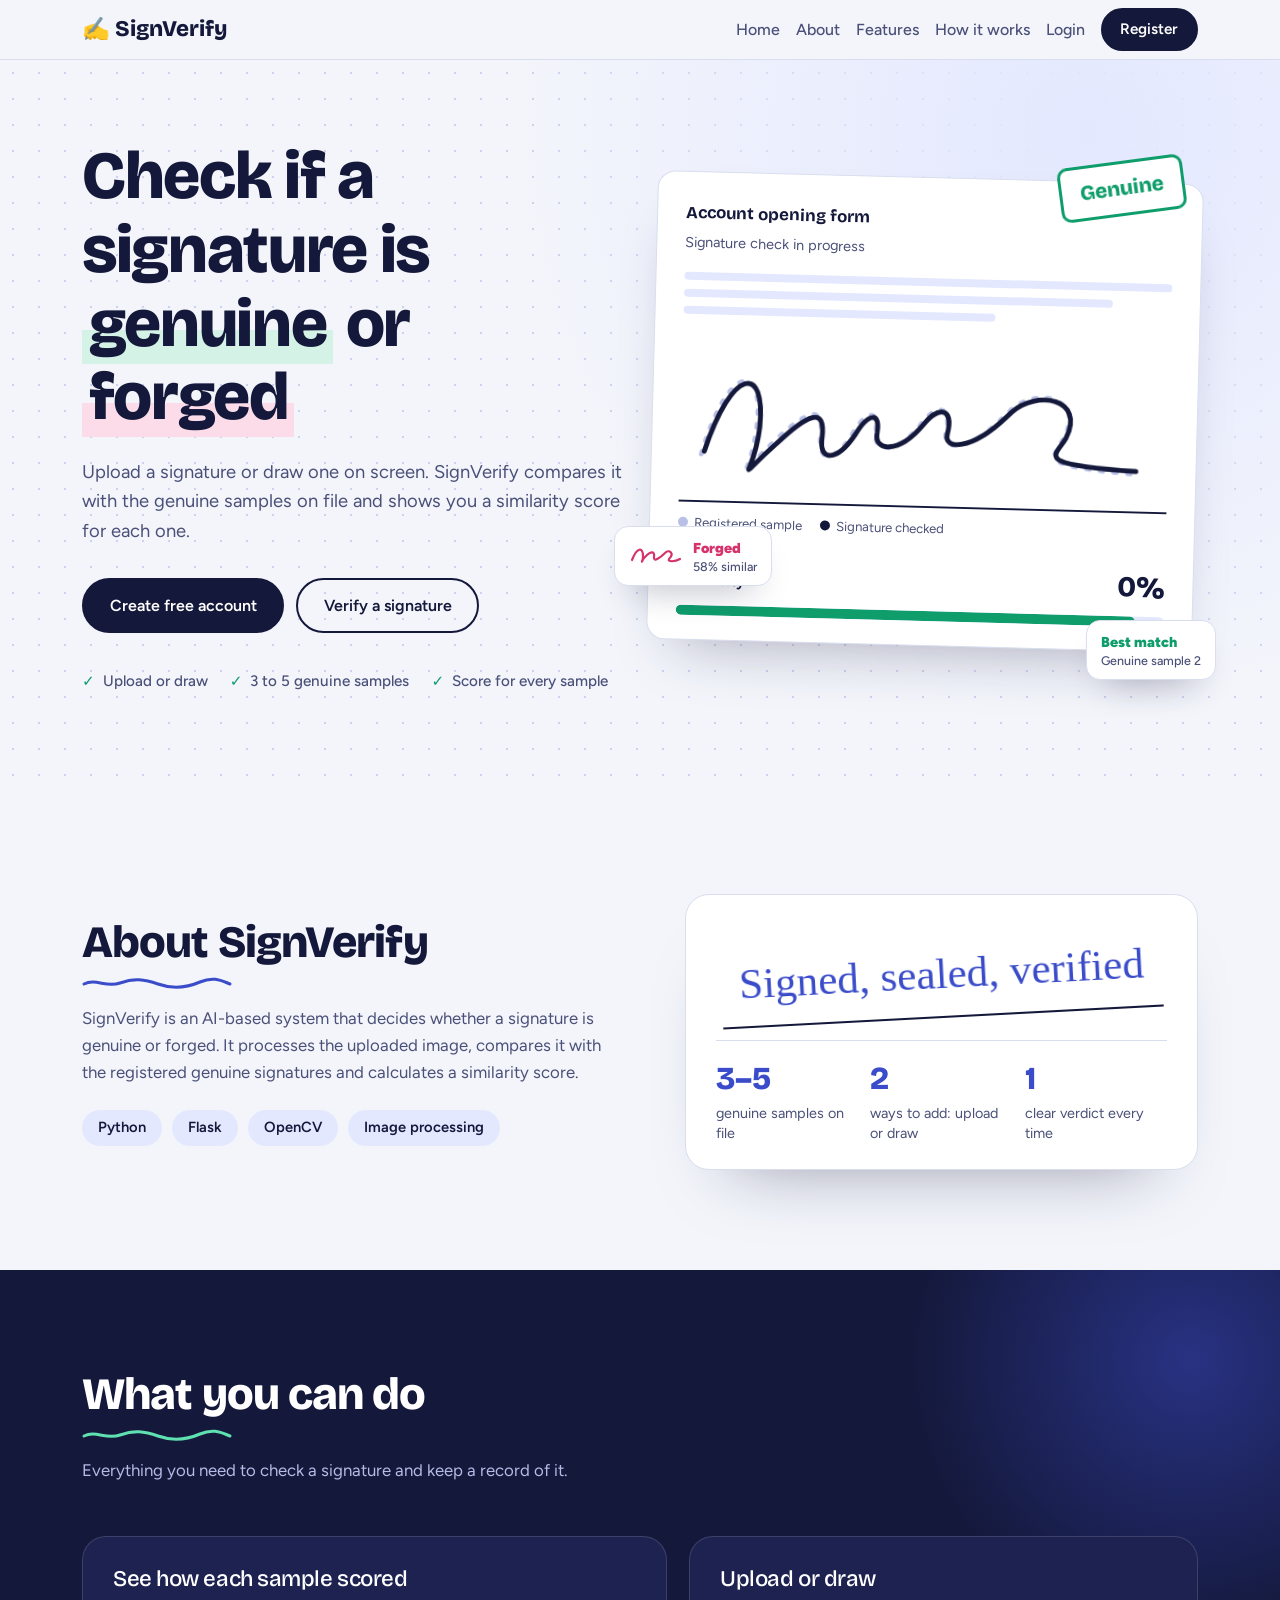
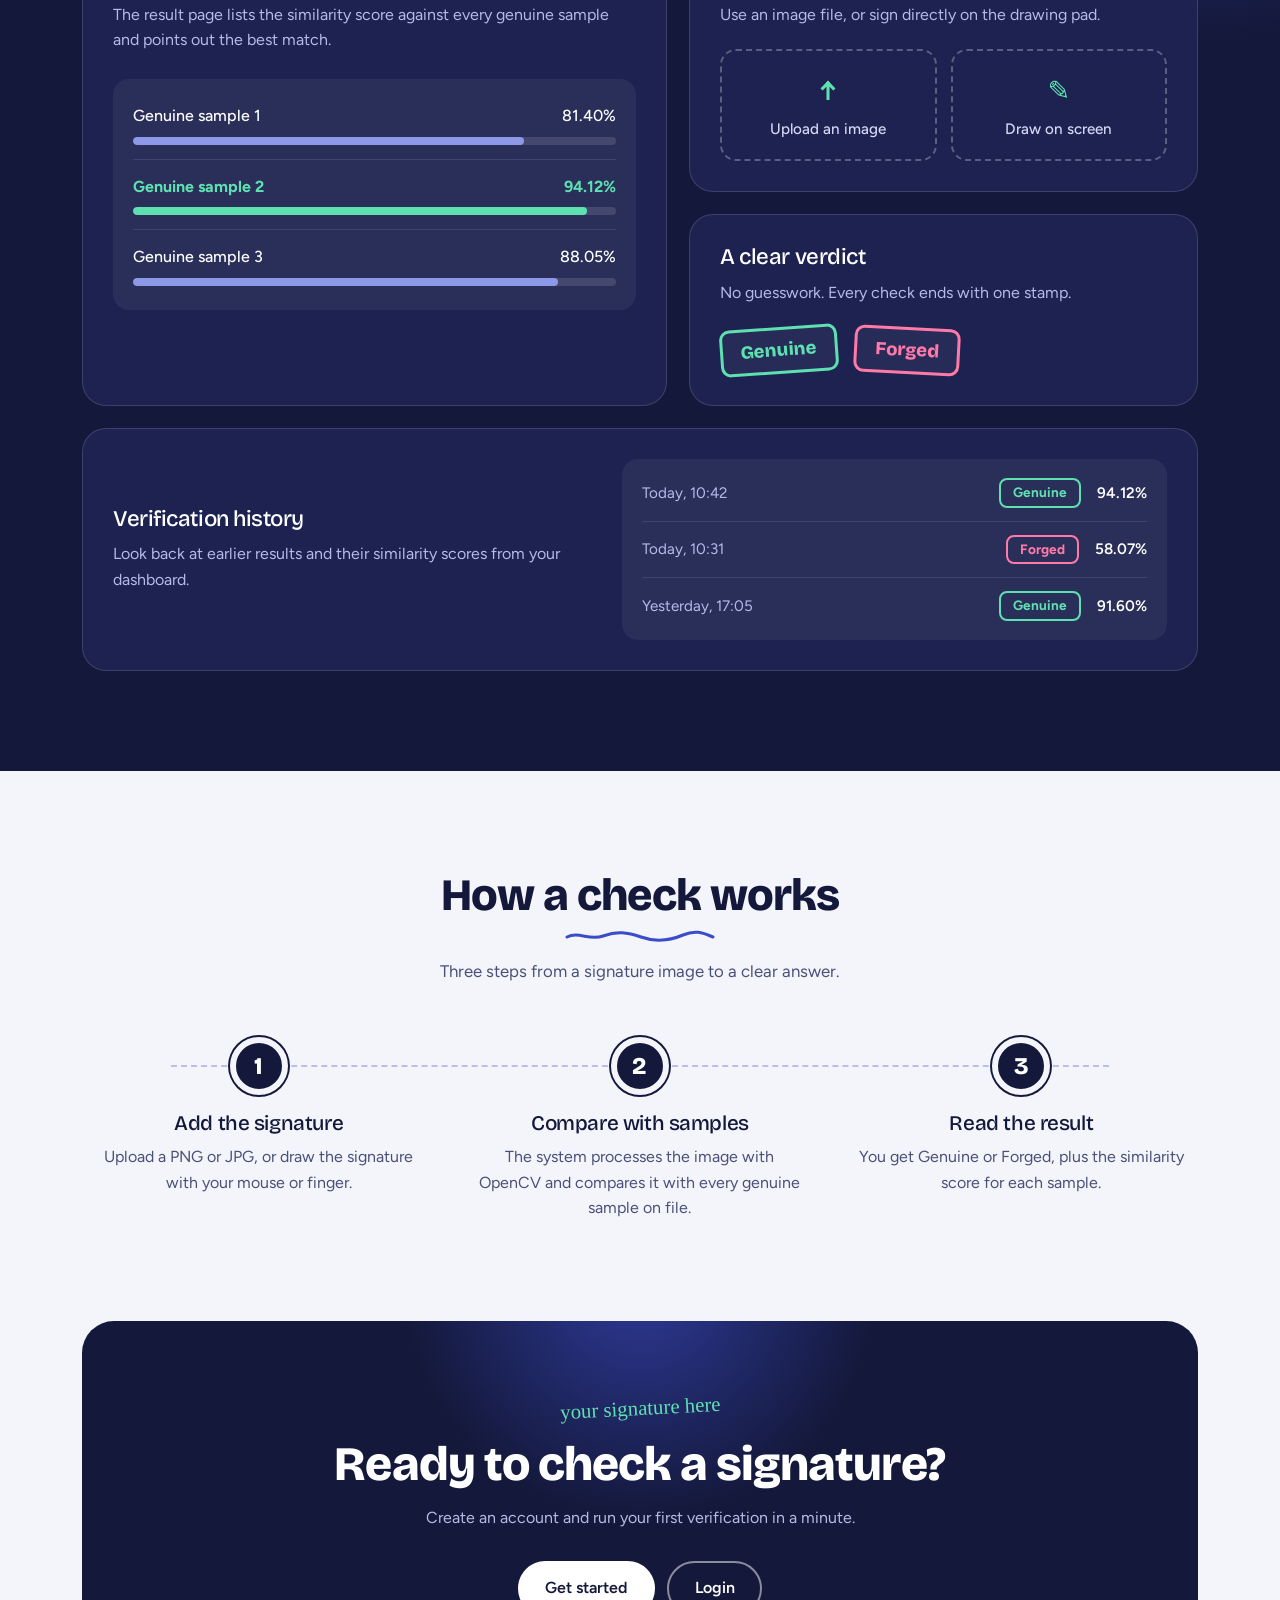
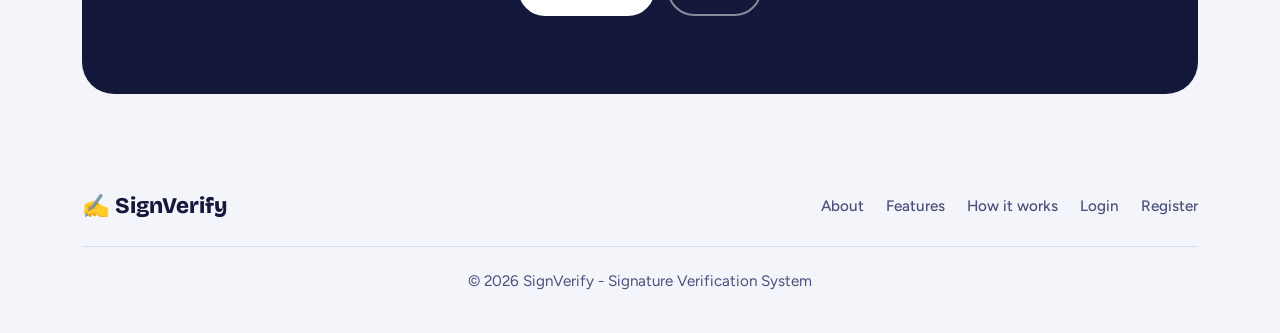
<file: index.html>
<!DOCTYPE html>
<html lang="en">

<head>
    <meta charset="UTF-8">
    <meta name="viewport" content="width=device-width, initial-scale=1.0">

    <title>SignVerify - Signature Verification System</title>

    <!-- Lets the page know JavaScript is available (used for scroll animations) -->
    <script>document.documentElement.classList.add("js");</script>

    <link href="https://cdn.jsdelivr.net/npm/bootstrap@5.3.3/dist/css/bootstrap.min.css" rel="stylesheet">

    <link rel="preconnect" href="https://fonts.googleapis.com">
    <link rel="preconnect" href="https://fonts.gstatic.com" crossorigin>
    <link href="https://fonts.googleapis.com/css2?family=Bricolage+Grotesque:opsz,wght@12..96,500;12..96,700;12..96,800&family=Figtree:wght@400;500;600&family=Homemade+Apple&display=swap" rel="stylesheet">

    <style>
        :root {
            --ink: #14183a;
            --ink-2: #1d2250;
            --ink-soft: #4a5078;
            --paper: #f3f5fb;
            --card: #ffffff;
            --line: #d9deef;
            --lavender: #e4e8ff;
            --cobalt: #3b4cca;
            --genuine: #0f9d6b;
            --genuine-bg: #d4f3e6;
            --forged: #d6336c;
            --forged-bg: #fbdce8;
            --mint: #5ee0b0;
        }

        * { box-sizing: border-box; }

        html { scroll-behavior: smooth; scroll-padding-top: 70px; }

        body {
            margin: 0;
            font-family: "Figtree", system-ui, sans-serif;
            color: var(--ink);
            background: var(--paper);
            line-height: 1.6;
            overflow-x: hidden;
        }

        h1, h2, h3, h4 {
            font-family: "Bricolage Grotesque", "Figtree", sans-serif;
            letter-spacing: -0.02em;
            line-height: 1.1;
            margin: 0;
        }

        a:focus-visible, button:focus-visible {
            outline: 3px solid var(--cobalt);
            outline-offset: 3px;
        }

        /* ---------- Scroll reveal ---------- */

        .js .reveal {
            opacity: 0;
            transform: translateY(26px);
            transition: opacity 0.7s ease, transform 0.7s ease;
            transition-delay: var(--d, 0s);
        }

        .js .reveal.in {
            opacity: 1;
            transform: none;
        }

        /* ---------- Navbar ---------- */

        .sv-nav {
            background: rgba(243, 245, 251, 0.88);
            backdrop-filter: blur(10px);
            border-bottom: 1px solid var(--line);
            position: sticky;
            top: 0;
            z-index: 50;
        }

        .sv-brand {
            font-family: "Bricolage Grotesque", sans-serif;
            font-weight: 800;
            font-size: 1.4rem;
            color: var(--ink);
            text-decoration: none;
        }

        .sv-brand:hover { color: var(--ink); }

        .sv-nav .nav-link {
            color: var(--ink-soft);
            font-weight: 500;
            padding: 0.5rem 0.9rem;
        }

        .sv-nav .nav-link:hover { color: var(--ink); }

        .sv-nav .navbar-toggler { border-color: var(--line); }
        .sv-nav .navbar-toggler-icon { filter: invert(1); }

        .sv-btn {
            display: inline-block;
            padding: 0.8rem 1.6rem;
            border-radius: 999px;
            font-weight: 600;
            text-decoration: none;
            border: 2px solid var(--ink);
            transition: transform 0.15s ease, background 0.15s ease;
        }

        .sv-btn-solid { background: var(--ink); color: #fff; }

        .sv-btn-solid:hover {
            background: var(--cobalt);
            border-color: var(--cobalt);
            color: #fff;
            transform: translateY(-2px);
        }

        .sv-btn-line { background: transparent; color: var(--ink); }
        .sv-btn-line:hover { background: var(--lavender); color: var(--ink); }

        .sv-btn-small { padding: 0.45rem 1.1rem; font-size: 0.95rem; }

        .sv-btn-light { background: #fff; color: var(--ink); border-color: #fff; }
        .sv-btn-light:hover { background: var(--mint); border-color: var(--mint); color: var(--ink); transform: translateY(-2px); }

        .sv-btn-ghost { background: transparent; color: #fff; border-color: rgba(255,255,255,0.5); }
        .sv-btn-ghost:hover { background: rgba(255,255,255,0.12); color: #fff; border-color: #fff; }

        /* ---------- Hero ---------- */

        .sv-hero {
            padding: 80px 0 100px;
            background:
                radial-gradient(circle at 85% 10%, var(--lavender) 0, transparent 45%),
                radial-gradient(#cdd3ef 1px, transparent 1.6px) 0 0 / 26px 26px;
        }

        .sv-hero h1 {
            font-size: clamp(2.4rem, 5.5vw, 4.2rem);
            font-weight: 800;
        }

        /* Marker-pen highlights on the key words */

        .sv-mark {
            background: linear-gradient(transparent 58%, var(--genuine-bg) 58%);
            padding: 0 0.1em;
        }

        .sv-mark-red {
            background: linear-gradient(transparent 58%, var(--forged-bg) 58%);
        }

        .sv-hero p.sv-lead {
            font-size: 1.15rem;
            color: var(--ink-soft);
            max-width: 34em;
            margin: 1.4rem 0 2rem;
        }

        .sv-trust {
            display: flex;
            flex-wrap: wrap;
            gap: 10px 22px;
            margin-top: 28px;
            color: var(--ink-soft);
            font-weight: 500;
            font-size: 0.95rem;
        }

        .sv-trust span::before {
            content: "✓";
            color: var(--genuine);
            font-weight: 800;
            margin-right: 8px;
        }

        /* The document card (the one memorable thing) */

        .sv-stage {
            position: relative;
            padding: 20px 0 30px;
        }

        .sv-doc {
            background: var(--card);
            border: 1px solid var(--line);
            border-radius: 18px;
            padding: 28px 28px 24px;
            box-shadow: 0 30px 60px -30px rgba(20, 24, 58, 0.35);
            position: relative;
            transform: rotate(1.5deg);
        }

        .sv-doc-title {
            font-family: "Bricolage Grotesque", sans-serif;
            font-weight: 700;
            font-size: 1.05rem;
            margin-bottom: 4px;
        }

        .sv-doc-sub {
            font-size: 0.9rem;
            color: var(--ink-soft);
            margin-bottom: 18px;
        }

        .sv-doc-lines span {
            display: block;
            height: 8px;
            border-radius: 4px;
            background: var(--lavender);
            margin-bottom: 9px;
        }

        .sv-doc-lines span:nth-child(2) { width: 88%; }
        .sv-doc-lines span:nth-child(3) { width: 64%; }

        .sv-sign-area {
            position: relative;
            margin-top: 18px;
            border-bottom: 2px solid var(--ink);
        }

        .sv-sign-area svg { display: block; width: 100%; height: auto; }

        .sv-sign-ref {
            fill: none;
            stroke: #b9c0e6;
            stroke-width: 3;
            stroke-linecap: round;
            stroke-linejoin: round;
            stroke-dasharray: 2 7;
        }

        .sv-sign-new {
            fill: none;
            stroke: var(--ink);
            stroke-width: 3.2;
            stroke-linecap: round;
            stroke-linejoin: round;
            stroke-dasharray: 1;
            stroke-dashoffset: 1;
            animation: sv-draw 2.4s 0.5s cubic-bezier(0.5, 0, 0.3, 1) forwards;
        }

        @keyframes sv-draw { to { stroke-dashoffset: 0; } }

        .sv-sign-legend {
            display: flex;
            gap: 18px;
            font-size: 0.82rem;
            color: var(--ink-soft);
            margin-top: 10px;
        }

        .sv-dot {
            display: inline-block;
            width: 10px;
            height: 10px;
            border-radius: 50%;
            margin-right: 6px;
        }

        .sv-score { margin-top: 20px; }

        .sv-score-row {
            display: flex;
            justify-content: space-between;
            align-items: baseline;
            font-weight: 600;
        }

        .sv-score-num {
            font-family: "Bricolage Grotesque", sans-serif;
            font-size: 1.8rem;
            font-weight: 800;
        }

        .sv-meter {
            height: 10px;
            border-radius: 6px;
            background: var(--lavender);
            overflow: hidden;
            margin-top: 6px;
        }

        .sv-meter-fill {
            height: 100%;
            width: 0;
            background: var(--genuine);
            border-radius: 6px;
            animation: sv-fill 1.2s 2.6s ease-out forwards;
        }

        @keyframes sv-fill { to { width: 94%; } }

        .sv-stamp {
            position: absolute;
            right: 18px;
            top: -22px;
            padding: 8px 18px;
            border: 3px solid var(--genuine);
            color: var(--genuine);
            background: #fff;
            border-radius: 10px;
            font-family: "Bricolage Grotesque", sans-serif;
            font-weight: 800;
            font-size: 1.3rem;
            transform: rotate(-9deg) scale(2);
            opacity: 0;
            animation: sv-stamp 0.35s 3.6s cubic-bezier(0.3, 1.6, 0.5, 1) forwards;
        }

        @keyframes sv-stamp { to { transform: rotate(-9deg) scale(1); opacity: 1; } }

        /* Floating chips around the card */

        .sv-chip {
            position: absolute;
            display: flex;
            align-items: center;
            gap: 10px;
            background: #fff;
            border: 1px solid var(--line);
            border-radius: 14px;
            padding: 10px 14px;
            font-weight: 600;
            font-size: 0.9rem;
            box-shadow: 0 18px 36px -20px rgba(20, 24, 58, 0.45);
            animation: sv-bob 5s ease-in-out infinite;
            z-index: 3;
        }

        .sv-chip small {
            display: block;
            font-weight: 500;
            color: var(--ink-soft);
            font-size: 0.78rem;
            line-height: 1.2;
        }

        .sv-chip svg { width: 54px; height: 22px; }

        .sv-chip-forged { left: -38px; bottom: 90px; }
        .sv-chip-forged strong { color: var(--forged); }

        .sv-chip-match { right: -18px; bottom: -4px; animation-delay: -2.2s; }
        .sv-chip-match strong { color: var(--genuine); }

        @keyframes sv-bob {
            0%, 100% { transform: translateY(0); }
            50% { transform: translateY(-9px); }
        }

        /* ---------- Sections ---------- */

        .sv-section { padding: 100px 0; }

        .sv-section h2 {
            font-size: clamp(1.9rem, 3.5vw, 2.8rem);
            font-weight: 800;
        }

        .sv-section .sv-sub {
            color: var(--ink-soft);
            max-width: 36em;
            font-size: 1.05rem;
            margin: 16px 0 0;
        }

        /* Hand-drawn squiggle under headings */

        .sv-squiggle {
            display: block;
            width: 150px;
            height: 12px;
            margin-top: 10px;
            overflow: visible;
        }

        .sv-squiggle path {
            fill: none;
            stroke: var(--cobalt);
            stroke-width: 3;
            stroke-linecap: round;
            stroke-dasharray: 1;
            stroke-dashoffset: 0;
        }

        .js .sv-squiggle path {
            stroke-dashoffset: 1;
            transition: stroke-dashoffset 1.1s ease 0.35s;
        }

        .js .in .sv-squiggle path { stroke-dashoffset: 0; }

        /* About */

        .sv-about-grid {
            display: grid;
            grid-template-columns: 1.05fr 1fr;
            gap: 64px;
            align-items: center;
        }

        .sv-stack { display: flex; flex-wrap: wrap; gap: 10px; margin-top: 24px; }

        .sv-stack span {
            background: var(--lavender);
            border-radius: 999px;
            padding: 6px 16px;
            font-weight: 600;
            font-size: 0.92rem;
        }

        .sv-about-card {
            background: var(--card);
            border: 1px solid var(--line);
            border-radius: 24px;
            padding: 34px 30px 26px;
            box-shadow: 0 40px 70px -50px rgba(20, 24, 58, 0.5);
        }

        .sv-about-sign-wrap { text-align: center; padding: 10px 0 22px; }

        .sv-about-sign {
            font-family: "Homemade Apple", cursive;
            font-size: clamp(1.8rem, 4vw, 2.7rem);
            color: var(--cobalt);
            display: inline-block;
            transform: rotate(-3deg);
            border-bottom: 2px solid var(--ink);
            padding: 0 18px 8px;
        }

        .sv-facts {
            display: grid;
            grid-template-columns: repeat(3, 1fr);
            gap: 12px;
            border-top: 1px solid var(--line);
            padding-top: 22px;
        }

        .sv-fact strong {
            display: block;
            font-family: "Bricolage Grotesque", sans-serif;
            font-size: 2rem;
            font-weight: 800;
            color: var(--cobalt);
            line-height: 1;
        }

        .sv-fact span {
            display: block;
            margin-top: 8px;
            color: var(--ink-soft);
            font-size: 0.9rem;
            line-height: 1.4;
        }

        /* Features (dark bento) */

        .sv-features {
            background: var(--ink);
            color: #fff;
            position: relative;
            overflow: hidden;
        }

        .sv-features::before {
            content: "";
            position: absolute;
            width: 620px;
            height: 620px;
            right: -220px;
            top: -220px;
            background: radial-gradient(circle, rgba(59, 76, 202, 0.5), transparent 65%);
            pointer-events: none;
        }

        .sv-features > .container { position: relative; }

        .sv-features .sv-sub { color: #b4bbe6; }
        .sv-features .sv-squiggle path { stroke: var(--mint); }

        .sv-bento {
            margin-top: 52px;
            display: grid;
            grid-template-columns: 1.15fr 1fr;
            gap: 22px;
        }

        .sv-feat {
            background: var(--ink-2);
            border: 1px solid rgba(255, 255, 255, 0.14);
            border-radius: 24px;
            padding: 30px;
            transition: transform 0.25s ease, border-color 0.25s ease;
        }

        .sv-feat:hover {
            transform: translateY(-5px);
            border-color: rgba(94, 224, 176, 0.55);
        }

        .sv-feat h3 { font-size: 1.4rem; margin-bottom: 10px; }
        .sv-feat p { color: #b4bbe6; margin: 0; }

        .sv-feat-tall { grid-row: span 2; }
        .sv-feat-wide { grid-column: 1 / -1; }

        /* Sample score bars */

        .sv-samples {
            margin-top: 26px;
            background: rgba(255, 255, 255, 0.06);
            border-radius: 16px;
            padding: 10px 20px;
        }

        .sv-sample-row {
            padding: 14px 0;
            border-bottom: 1px solid rgba(255, 255, 255, 0.1);
        }

        .sv-sample-row:last-child { border-bottom: none; }

        .sv-sample-top {
            display: flex;
            justify-content: space-between;
            font-weight: 500;
            margin-bottom: 8px;
        }

        .sv-bar {
            height: 8px;
            border-radius: 5px;
            background: rgba(255, 255, 255, 0.12);
            overflow: hidden;
        }

        .sv-bar i {
            display: block;
            height: 100%;
            width: var(--w);
            background: #8e98e8;
            border-radius: 5px;
        }

        .js .sv-bar i {
            width: 0;
            transition: width 1.1s ease 0.3s;
        }

        .js .in .sv-bar i { width: var(--w); }

        .sv-sample-row.sv-best .sv-sample-top { color: var(--mint); font-weight: 700; }
        .sv-sample-row.sv-best .sv-bar i { background: var(--mint); }

        /* Upload or draw tiles */

        .sv-ways { display: flex; gap: 14px; margin-top: 22px; }

        .sv-way {
            flex: 1;
            border: 2px dashed rgba(255, 255, 255, 0.28);
            border-radius: 16px;
            padding: 18px 12px;
            text-align: center;
            color: #d4d8f5;
            font-weight: 500;
            font-size: 0.95rem;
        }

        .sv-way b {
            display: block;
            font-size: 1.7rem;
            color: var(--mint);
            margin-bottom: 4px;
        }

        /* Verdict stamps */

        .sv-verdicts { display: flex; gap: 16px; flex-wrap: wrap; margin-top: 22px; }

        .sv-vstamp {
            padding: 6px 18px;
            border: 3px solid;
            border-radius: 10px;
            font-family: "Bricolage Grotesque", sans-serif;
            font-weight: 800;
            font-size: 1.15rem;
            background: rgba(255, 255, 255, 0.04);
        }

        .sv-vstamp.g { color: var(--mint); border-color: var(--mint); transform: rotate(-4deg); }
        .sv-vstamp.f { color: #ff7aa8; border-color: #ff7aa8; transform: rotate(3deg); }

        /* History mini table */

        .sv-hist-wrap {
            display: grid;
            grid-template-columns: 1fr 1.15fr;
            gap: 36px;
            align-items: center;
        }

        .sv-hist {
            background: rgba(255, 255, 255, 0.06);
            border-radius: 16px;
            padding: 6px 20px;
        }

        .sv-hist-row {
            display: grid;
            grid-template-columns: 1fr auto auto;
            gap: 16px;
            align-items: center;
            padding: 13px 0;
            border-bottom: 1px solid rgba(255, 255, 255, 0.1);
            font-size: 0.95rem;
        }

        .sv-hist-row:last-child { border-bottom: none; }
        .sv-hist-row span:first-child { color: #b4bbe6; }
        .sv-hist-row em { font-style: normal; font-weight: 600; }

        .sv-pill {
            padding: 2px 12px;
            border-radius: 8px;
            font-weight: 700;
            font-size: 0.85rem;
            border: 2px solid;
        }

        .sv-pill.g { color: var(--mint); border-color: var(--mint); }
        .sv-pill.f { color: #ff7aa8; border-color: #ff7aa8; }

        /* How it works */

        .sv-steps {
            margin-top: 52px;
            display: grid;
            grid-template-columns: repeat(3, 1fr);
            gap: 28px;
            position: relative;
        }

        .sv-steps::before {
            content: "";
            position: absolute;
            left: 8%;
            right: 8%;
            top: 28px;
            border-top: 2px dashed #b9c0e6;
        }

        .sv-step { position: relative; text-align: center; padding: 0 10px; }

        .sv-step-num {
            width: 58px;
            height: 58px;
            margin: 0 auto 18px;
            border-radius: 50%;
            background: var(--ink);
            color: #fff;
            display: flex;
            align-items: center;
            justify-content: center;
            font-family: "Bricolage Grotesque", sans-serif;
            font-weight: 800;
            font-size: 1.5rem;
            border: 6px solid var(--paper);
            box-shadow: 0 0 0 2px var(--ink);
        }

        .sv-step h3 { font-size: 1.3rem; margin-bottom: 8px; }
        .sv-step p { color: var(--ink-soft); margin: 0 auto; max-width: 22em; }

        /* CTA */

        .sv-cta {
            position: relative;
            overflow: hidden;
            background: var(--ink);
            color: #fff;
            border-radius: 32px;
            padding: 70px 40px;
            text-align: center;
        }

        .sv-cta::before {
            content: "";
            position: absolute;
            width: 520px;
            height: 520px;
            left: 50%;
            top: -300px;
            transform: translateX(-50%);
            background: radial-gradient(circle, rgba(59, 76, 202, 0.65), transparent 65%);
            pointer-events: none;
        }

        .sv-cta > * { position: relative; }

        .sv-cta-sign {
            font-family: "Homemade Apple", cursive;
            color: var(--mint);
            font-size: 1.3rem;
            display: inline-block;
            transform: rotate(-3deg);
            margin-bottom: 14px;
        }

        .sv-cta h2 {
            font-size: clamp(1.9rem, 4vw, 3rem);
            font-weight: 800;
            margin-bottom: 14px;
        }

        .sv-cta p { color: #b4bbe6; margin: 0 auto 30px; max-width: 30em; }

        /* Footer */

        footer.sv-footer { padding: 46px 0 40px; color: var(--ink-soft); font-size: 0.95rem; }

        .sv-foot-row {
            display: flex;
            justify-content: space-between;
            align-items: center;
            gap: 18px;
            flex-wrap: wrap;
        }

        .sv-foot-links { display: flex; gap: 22px; flex-wrap: wrap; }
        .sv-foot-links a { color: var(--ink-soft); text-decoration: none; font-weight: 500; }
        .sv-foot-links a:hover { color: var(--ink); }

        .sv-foot-copy {
            margin-top: 22px;
            padding-top: 22px;
            border-top: 1px solid var(--line);
            text-align: center;
        }

        /* ---------- Responsive ---------- */

        @media (max-width: 991px) {
            .sv-hero { padding: 50px 0 70px; }
            .sv-doc { transform: none; }
            .sv-stage { margin-top: 44px; }
            .sv-chip-forged { left: 8px; bottom: 80px; }
            .sv-chip-match { right: 8px; }
            .sv-about-grid { grid-template-columns: 1fr; gap: 40px; }
            .sv-section { padding: 76px 0; }
        }

        @media (max-width: 767px) {
            .sv-bento { grid-template-columns: 1fr; }
            .sv-feat-tall { grid-row: auto; }
            .sv-hist-wrap { grid-template-columns: 1fr; gap: 22px; }
            .sv-steps { grid-template-columns: 1fr; gap: 34px; }
            .sv-steps::before { display: none; }
            .sv-cta { padding: 50px 22px; }
            .sv-facts { grid-template-columns: 1fr; }
            .sv-fact { display: flex; align-items: baseline; gap: 14px; }
            .sv-fact span { margin-top: 0; }
            .sv-chip { display: none; }
        }

        /* Respect reduced motion: show the finished state at once */

        @media (prefers-reduced-motion: reduce) {
            html { scroll-behavior: auto; }
            .js .reveal { opacity: 1; transform: none; transition: none; }
            .sv-sign-new { animation: none; stroke-dashoffset: 0; }
            .sv-meter-fill { animation: none; width: 94%; }
            .sv-stamp { animation: none; transform: rotate(-9deg); opacity: 1; }
            .sv-chip { animation: none; }
            .js .sv-squiggle path { stroke-dashoffset: 0; transition: none; }
            .js .sv-bar i { width: var(--w); transition: none; }
            .sv-feat { transition: none; }
        }
    </style>
</head>

<body>

    <!-- Navbar -->
    <nav class="navbar navbar-expand-lg sv-nav">
        <div class="container">

            <a class="sv-brand" href="index.html">✍️ SignVerify</a>

            <button class="navbar-toggler" type="button"
                data-bs-toggle="collapse"
                data-bs-target="#navbarNav"
                aria-controls="navbarNav"
                aria-expanded="false"
                aria-label="Toggle navigation">
                <span class="navbar-toggler-icon"></span>
            </button>

            <div class="collapse navbar-collapse" id="navbarNav">

                <ul class="navbar-nav ms-auto align-items-lg-center">

                    <li class="nav-item">
                        <a class="nav-link" href="index.html">Home</a>
                    </li>

                    <li class="nav-item">
                        <a class="nav-link" href="#about">About</a>
                    </li>

                    <li class="nav-item">
                        <a class="nav-link" href="#features">Features</a>
                    </li>

                    <li class="nav-item">
                        <a class="nav-link" href="#how">How it works</a>
                    </li>

                    <li class="nav-item">
                        <a class="nav-link" href="login.html">Login</a>
                    </li>

                    <li class="nav-item ms-lg-2">
                        <a class="sv-btn sv-btn-solid sv-btn-small" href="register.html">Register</a>
                    </li>

                </ul>

            </div>
        </div>
    </nav>


    <!-- Hero -->
    <header class="sv-hero">
        <div class="container">
            <div class="row align-items-center">

                <div class="col-lg-6">

                    <h1>
                        Check if a signature is
                        <span class="sv-mark">genuine</span> or
                        <span class="sv-mark sv-mark-red">forged</span>
                    </h1>

                    <p class="sv-lead">
                        Upload a signature or draw one on screen. SignVerify compares it
                        with the genuine samples on file and shows you a similarity score
                        for each one.
                    </p>

                    <a href="register.html" class="sv-btn sv-btn-solid me-2 mb-2">Create free account</a>
                    <a href="login.html" class="sv-btn sv-btn-line mb-2">Verify a signature</a>

                    <div class="sv-trust">
                        <span>Upload or draw</span>
                        <span>3 to 5 genuine samples</span>
                        <span>Score for every sample</span>
                    </div>

                </div>


                <div class="col-lg-6">

                    <div class="sv-stage">

                        <div class="sv-doc" aria-hidden="true">

                            <div class="sv-stamp">Genuine</div>

                            <div class="sv-doc-title">Account opening form</div>
                            <div class="sv-doc-sub">Signature check in progress</div>

                            <div class="sv-doc-lines">
                                <span></span>
                                <span></span>
                                <span></span>
                            </div>

                            <div class="sv-sign-area">
                                <svg viewBox="0 0 320 110" xmlns="http://www.w3.org/2000/svg">
                                    <!-- Registered sample (dotted) -->
                                    <path class="sv-sign-ref"
                                          d="M14 80 C 30 20, 54 18, 50 60 C 47 96, 32 100, 62 70 C 82 50, 94 44, 92 66 C 90 84, 102 84, 114 62 C 122 48, 130 48, 128 62 C 126 76, 142 78, 158 56 C 168 42, 178 44, 174 62 C 172 74, 190 74, 212 50 L 216 46 C 232 30, 264 36, 252 62 C 246 76, 228 82, 302 86" />
                                    <!-- Signature being checked (drawn on load) -->
                                    <path class="sv-sign-new" pathLength="1"
                                          d="M16 78 C 33 22, 55 20, 52 61 C 49 94, 34 99, 63 72 C 83 52, 95 46, 93 67 C 91 83, 103 83, 115 64 C 123 50, 131 49, 129 63 C 127 75, 143 77, 159 57 C 169 44, 179 45, 175 63 C 173 73, 191 73, 213 51 L 217 47 C 233 32, 265 37, 253 63 C 247 75, 229 81, 300 84" />
                                </svg>
                            </div>

                            <div class="sv-sign-legend">
                                <span><span class="sv-dot" style="background:#b9c0e6"></span>Registered sample</span>
                                <span><span class="sv-dot" style="background:var(--ink)"></span>Signature checked</span>
                            </div>

                            <div class="sv-score">
                                <div class="sv-score-row">
                                    <span>Similarity</span>
                                    <span class="sv-score-num"><span id="sv-count">0</span>%</span>
                                </div>
                                <div class="sv-meter"><div class="sv-meter-fill"></div></div>
                            </div>

                        </div>

                        <!-- Floating chips -->

                        <div class="sv-chip sv-chip-forged" aria-hidden="true">
                            <svg viewBox="0 0 54 22" xmlns="http://www.w3.org/2000/svg">
                                <path d="M3 15 C 8 2, 14 2, 14 11 C 14 19, 10 18, 17 11 C 22 6, 26 6, 25 12 C 24 18, 32 12, 36 8 C 40 4, 46 8, 40 14 C 38 17, 46 17, 51 14"
                                      fill="none" stroke="#d6336c" stroke-width="2.2" stroke-linecap="round"/>
                            </svg>
                            <div>
                                <strong>Forged</strong>
                                <small>58% similar</small>
                            </div>
                        </div>

                        <div class="sv-chip sv-chip-match" aria-hidden="true">
                            <div>
                                <strong>Best match</strong>
                                <small>Genuine sample 2</small>
                            </div>
                        </div>

                    </div>

                </div>

            </div>
        </div>
    </header>


    <!-- About -->
    <section class="sv-section" id="about">
        <div class="container">

            <div class="sv-about-grid">

                <div class="reveal">

                    <h2>About SignVerify</h2>

                    <svg class="sv-squiggle" viewBox="0 0 150 12" aria-hidden="true">
                        <path pathLength="1" d="M2 7 C 14 1, 24 11, 38 6 S 62 2, 76 7 S 104 11, 118 5 S 140 4, 148 7" />
                    </svg>

                    <p class="sv-sub">
                        SignVerify is an AI-based system that decides whether a signature is
                        genuine or forged. It processes the uploaded image, compares it with
                        the registered genuine signatures and calculates a similarity score.
                    </p>

                    <div class="sv-stack">
                        <span>Python</span>
                        <span>Flask</span>
                        <span>OpenCV</span>
                        <span>Image processing</span>
                    </div>

                </div>

                <div class="sv-about-card reveal" style="--d: 0.15s">

                    <div class="sv-about-sign-wrap">
                        <span class="sv-about-sign">Signed, sealed, verified</span>
                    </div>

                    <div class="sv-facts">

                        <div class="sv-fact">
                            <strong>3–5</strong>
                            <span>genuine samples on file</span>
                        </div>

                        <div class="sv-fact">
                            <strong>2</strong>
                            <span>ways to add: upload or draw</span>
                        </div>

                        <div class="sv-fact">
                            <strong>1</strong>
                            <span>clear verdict every time</span>
                        </div>

                    </div>

                </div>

            </div>

        </div>
    </section>


    <!-- Features -->
    <section class="sv-section sv-features" id="features">
        <div class="container">

            <div class="reveal">

                <h2>What you can do</h2>

                <svg class="sv-squiggle" viewBox="0 0 150 12" aria-hidden="true">
                    <path pathLength="1" d="M2 7 C 14 1, 24 11, 38 6 S 62 2, 76 7 S 104 11, 118 5 S 140 4, 148 7" />
                </svg>

                <p class="sv-sub">Everything you need to check a signature and keep a record of it.</p>

            </div>

            <div class="sv-bento">

                <div class="sv-feat sv-feat-tall reveal">
                    <h3>See how each sample scored</h3>
                    <p>
                        The result page lists the similarity score against every genuine
                        sample and points out the best match.
                    </p>

                    <div class="sv-samples" aria-hidden="true">

                        <div class="sv-sample-row">
                            <div class="sv-sample-top"><span>Genuine sample 1</span><span>81.40%</span></div>
                            <div class="sv-bar"><i style="--w: 81%"></i></div>
                        </div>

                        <div class="sv-sample-row sv-best">
                            <div class="sv-sample-top"><span>Genuine sample 2</span><span>94.12%</span></div>
                            <div class="sv-bar"><i style="--w: 94%"></i></div>
                        </div>

                        <div class="sv-sample-row">
                            <div class="sv-sample-top"><span>Genuine sample 3</span><span>88.05%</span></div>
                            <div class="sv-bar"><i style="--w: 88%"></i></div>
                        </div>

                    </div>
                </div>

                <div class="sv-feat reveal" style="--d: 0.1s">
                    <h3>Upload or draw</h3>
                    <p>Use an image file, or sign directly on the drawing pad.</p>

                    <div class="sv-ways" aria-hidden="true">
                        <div class="sv-way"><b>↑</b>Upload an image</div>
                        <div class="sv-way"><b>✎</b>Draw on screen</div>
                    </div>
                </div>

                <div class="sv-feat reveal" style="--d: 0.2s">
                    <h3>A clear verdict</h3>
                    <p>No guesswork. Every check ends with one stamp.</p>

                    <div class="sv-verdicts" aria-hidden="true">
                        <span class="sv-vstamp g">Genuine</span>
                        <span class="sv-vstamp f">Forged</span>
                    </div>
                </div>

                <div class="sv-feat sv-feat-wide reveal">

                    <div class="sv-hist-wrap">

                        <div>
                            <h3>Verification history</h3>
                            <p>Look back at earlier results and their similarity scores from your dashboard.</p>
                        </div>

                        <div class="sv-hist" aria-hidden="true">

                            <div class="sv-hist-row">
                                <span>Today, 10:42</span>
                                <span class="sv-pill g">Genuine</span>
                                <em>94.12%</em>
                            </div>

                            <div class="sv-hist-row">
                                <span>Today, 10:31</span>
                                <span class="sv-pill f">Forged</span>
                                <em>58.07%</em>
                            </div>

                            <div class="sv-hist-row">
                                <span>Yesterday, 17:05</span>
                                <span class="sv-pill g">Genuine</span>
                                <em>91.60%</em>
                            </div>

                        </div>

                    </div>

                </div>

            </div>

        </div>
    </section>


    <!-- How it works -->
    <section class="sv-section" id="how">
        <div class="container">

            <div class="reveal text-center">

                <h2>How a check works</h2>

                <svg class="sv-squiggle mx-auto" viewBox="0 0 150 12" aria-hidden="true">
                    <path pathLength="1" d="M2 7 C 14 1, 24 11, 38 6 S 62 2, 76 7 S 104 11, 118 5 S 140 4, 148 7" />
                </svg>

                <p class="sv-sub mx-auto">Three steps from a signature image to a clear answer.</p>

            </div>

            <div class="sv-steps">

                <div class="sv-step reveal">
                    <div class="sv-step-num">1</div>
                    <h3>Add the signature</h3>
                    <p>Upload a PNG or JPG, or draw the signature with your mouse or finger.</p>
                </div>

                <div class="sv-step reveal" style="--d: 0.12s">
                    <div class="sv-step-num">2</div>
                    <h3>Compare with samples</h3>
                    <p>The system processes the image with OpenCV and compares it with every genuine sample on file.</p>
                </div>

                <div class="sv-step reveal" style="--d: 0.24s">
                    <div class="sv-step-num">3</div>
                    <h3>Read the result</h3>
                    <p>You get Genuine or Forged, plus the similarity score for each sample.</p>
                </div>

            </div>

        </div>
    </section>


    <!-- CTA -->
    <section class="pb-5">
        <div class="container">
            <div class="sv-cta reveal">
                <div class="sv-cta-sign">your signature here</div>
                <h2>Ready to check a signature?</h2>
                <p>Create an account and run your first verification in a minute.</p>
                <a href="register.html" class="sv-btn sv-btn-light me-2 mb-2">Get started</a>
                <a href="login.html" class="sv-btn sv-btn-ghost mb-2">Login</a>
            </div>
        </div>
    </section>


    <!-- Footer -->
    <footer class="sv-footer">
        <div class="container">

            <div class="sv-foot-row">

                <a class="sv-brand" href="index.html">✍️ SignVerify</a>

                <div class="sv-foot-links">
                    <a href="#about">About</a>
                    <a href="#features">Features</a>
                    <a href="#how">How it works</a>
                    <a href="login.html">Login</a>
                    <a href="register.html">Register</a>
                </div>

            </div>

            <div class="sv-foot-copy">
                © 2026 SignVerify - Signature Verification System
            </div>

        </div>
    </footer>


    <script src="https://cdn.jsdelivr.net/npm/bootstrap@5.3.3/dist/js/bootstrap.bundle.min.js"></script>

    <script src="js/script.js"></script>

    <script>
        /* Count the similarity score up in time with the meter */

        (function () {
            var el = document.getElementById("sv-count");
            if (!el) return;

            var target = 94;

            if (window.matchMedia("(prefers-reduced-motion: reduce)").matches) {
                el.textContent = target;
                return;
            }

            var delay = 2600;
            var duration = 1200;
            var start = null;

            function tick(now) {
                if (start === null) start = now;
                var t = Math.min((now - start) / duration, 1);
                el.textContent = Math.round(target * (1 - Math.pow(1 - t, 3)));
                if (t < 1) requestAnimationFrame(tick);
            }

            setTimeout(function () {
                requestAnimationFrame(tick);
            }, delay);
        })();


        /* Reveal sections as they scroll into view */

        (function () {
            var items = document.querySelectorAll(".reveal");

            if (!("IntersectionObserver" in window)) {
                items.forEach(function (el) { el.classList.add("in"); });
                return;
            }

            var observer = new IntersectionObserver(function (entries) {
                entries.forEach(function (entry) {
                    if (entry.isIntersecting) {
                        entry.target.classList.add("in");
                        observer.unobserve(entry.target);
                    }
                });
            }, { threshold: 0.15 });

            items.forEach(function (el) { observer.observe(el); });
        })();
    </script>

</body>

</html>
</file>
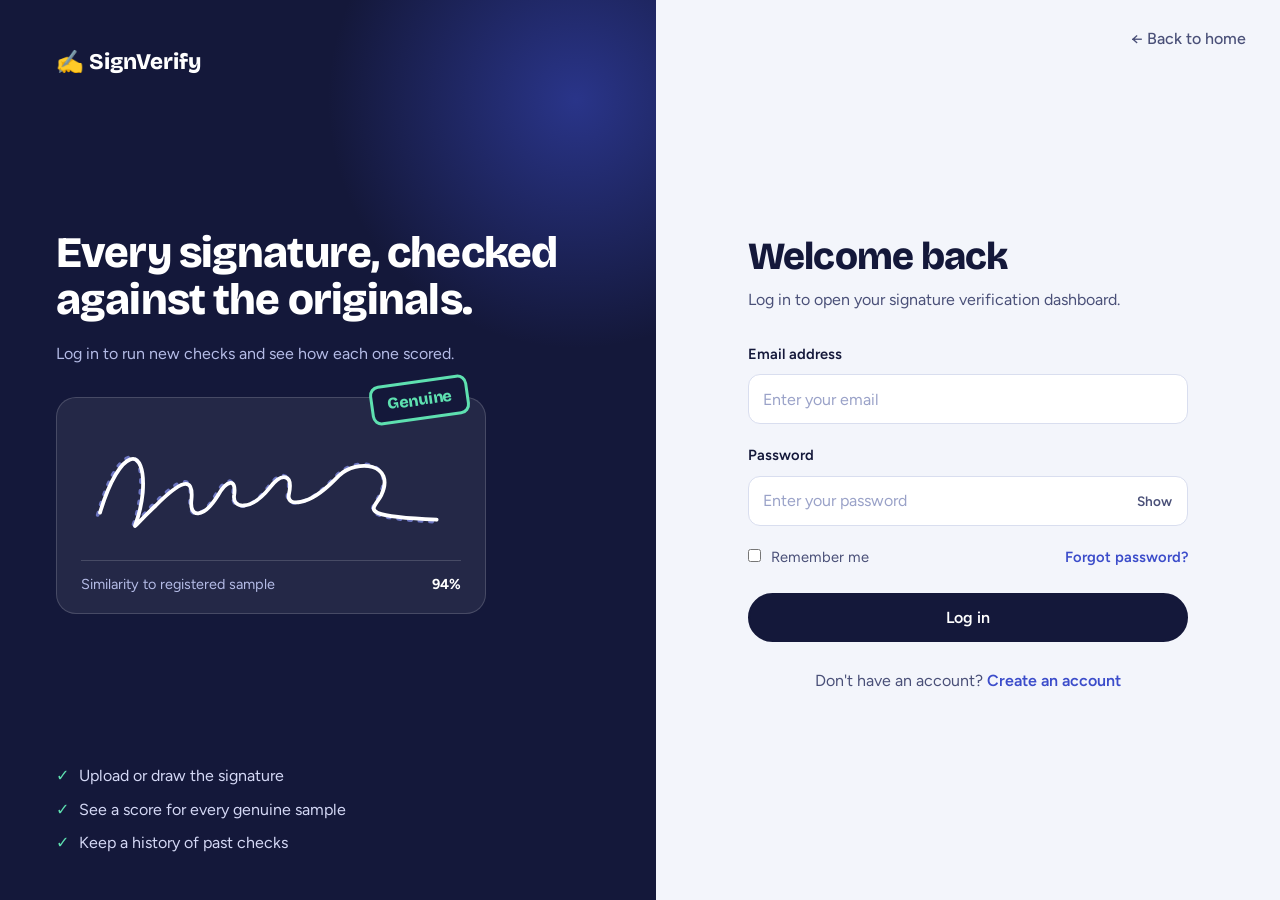
<file: dashboard.html>
<!DOCTYPE html>
<html lang="en">

<head>

    <meta charset="UTF-8">

    <meta name="viewport"
          content="width=device-width, initial-scale=1.0">

    <title>Dashboard - SignVerify</title>

    <link rel="preconnect" href="https://fonts.googleapis.com">
    <link rel="preconnect" href="https://fonts.gstatic.com" crossorigin>
    <link href="https://fonts.googleapis.com/css2?family=Bricolage+Grotesque:opsz,wght@12..96,500;12..96,700;12..96,800&family=Figtree:wght@400;500;600&display=swap" rel="stylesheet">

    <style>

        :root {
            --ink: #14183a;
            --ink-soft: #4a5078;
            --paper: #f3f5fb;
            --card: #ffffff;
            --line: #d9deef;
            --lavender: #e4e8ff;
            --cobalt: #3b4cca;
            --genuine: #0f9d6b;
            --genuine-bg: #e3f6ee;
            --forged: #d6336c;
            --forged-bg: #fde8f0;
        }

        * {
            box-sizing: border-box;
            margin: 0;
            padding: 0;
        }

        body {
            font-family: "Figtree", system-ui, sans-serif;
            background: var(--paper);
            color: var(--ink);
            line-height: 1.6;
        }

        h1, h2 {
            font-family: "Bricolage Grotesque", "Figtree", sans-serif;
            letter-spacing: -0.02em;
            line-height: 1.1;
        }

        button:focus-visible,
        a:focus-visible {
            outline: 3px solid var(--cobalt);
            outline-offset: 3px;
        }

        .wrap {
            width: min(1100px, 92%);
            margin: 0 auto;
        }

        /* ---------- Top bar ---------- */

        .topbar {
            background: var(--ink);
            color: #fff;
            padding: 16px 0;
        }

        .topbar .wrap {
            display: flex;
            justify-content: space-between;
            align-items: center;
            gap: 16px;
        }

        .brand {
            font-family: "Bricolage Grotesque", sans-serif;
            font-weight: 800;
            font-size: 1.35rem;
            color: #fff;
            text-decoration: none;
        }

        .user-area {
            display: flex;
            align-items: center;
            gap: 16px;
        }

        .welcome-text {
            color: #c4caf0;
            font-size: 0.95rem;
        }

        .welcome-text strong {
            color: #fff;
        }

        .btn {
            font-family: inherit;
            font-weight: 600;
            font-size: 0.95rem;
            border-radius: 999px;
            padding: 0.7rem 1.5rem;
            border: 2px solid var(--ink);
            cursor: pointer;
            transition: transform 0.15s ease, background 0.15s ease;
        }

        .btn-solid {
            background: var(--ink);
            color: #fff;
        }

        .btn-solid:hover {
            background: var(--cobalt);
            border-color: var(--cobalt);
            transform: translateY(-2px);
        }

        .logout-button {
            background: transparent;
            color: #fff;
            border: 2px solid rgba(255, 255, 255, 0.45);
            padding: 0.4rem 1.1rem;
            font-size: 0.9rem;
        }

        .logout-button:hover {
            background: rgba(255, 255, 255, 0.12);
            border-color: #fff;
        }

        /* ---------- Intro ---------- */

        .intro {
            display: flex;
            justify-content: space-between;
            align-items: flex-end;
            gap: 20px;
            padding: 48px 0 28px;
        }

        .intro h1 {
            font-size: clamp(2rem, 4vw, 2.8rem);
            font-weight: 800;
        }

        .intro p {
            color: var(--ink-soft);
            margin-top: 8px;
            max-width: 34em;
        }

        /* ---------- Numbers strip ---------- */

        .ledger {
            display: grid;
            grid-template-columns: repeat(3, 1fr);
            background: var(--card);
            border: 1px solid var(--line);
            border-radius: 22px;
            overflow: hidden;
        }

        .ledger-item {
            padding: 28px 32px;
        }

        .ledger-item + .ledger-item {
            border-left: 1px solid var(--line);
        }

        .ledger-num {
            font-family: "Bricolage Grotesque", sans-serif;
            font-weight: 800;
            font-size: 3.2rem;
            line-height: 1;
        }

        .ledger-item p {
            color: var(--ink-soft);
            margin-top: 8px;
        }

        .ledger-item.genuine .ledger-num { color: var(--genuine); }
        .ledger-item.forged .ledger-num { color: var(--forged); }

        /* ---------- Panels ---------- */

        .panel {
            background: var(--card);
            border: 1px solid var(--line);
            border-radius: 22px;
            padding: 30px;
            margin-top: 22px;
        }

        .panel h2 {
            font-size: 1.5rem;
            font-weight: 800;
        }

        .panel-sub {
            color: var(--ink-soft);
            margin-top: 4px;
        }

        /* Genuine vs forged split bar */

        .split {
            display: flex;
            height: 18px;
            border-radius: 10px;
            background: var(--lavender);
            overflow: hidden;
            margin: 20px 0 14px;
        }

        .split div {
            height: 100%;
            width: 0;
            transition: width 0.7s ease;
        }

        .split-genuine { background: var(--genuine); }
        .split-forged { background: var(--forged); }

        .legend {
            display: flex;
            flex-wrap: wrap;
            gap: 24px;
            font-weight: 500;
        }

        .dot {
            display: inline-block;
            width: 11px;
            height: 11px;
            border-radius: 50%;
            margin-right: 8px;
        }

        .legend span.muted {
            color: var(--ink-soft);
            font-weight: 400;
        }

        /* History table */

        .table-scroll {
            overflow-x: auto;
            margin-top: 18px;
        }

        table {
            width: 100%;
            border-collapse: collapse;
            min-width: 520px;
        }

        th {
            text-align: left;
            font-weight: 600;
            color: var(--ink-soft);
            font-size: 0.9rem;
            padding: 12px 14px;
            border-bottom: 2px solid var(--ink);
        }

        td {
            padding: 15px 14px;
            border-bottom: 1px solid var(--line);
            vertical-align: middle;
        }

        tbody tr:hover {
            background: var(--paper);
        }

        .stamp {
            display: inline-block;
            padding: 2px 12px;
            border: 2px solid;
            border-radius: 8px;
            font-weight: 700;
            font-size: 0.88rem;
        }

        .genuine-text {
            color: var(--genuine);
            background: var(--genuine-bg);
        }

        .forged-text {
            color: var(--forged);
            background: var(--forged-bg);
        }

        .sim {
            display: flex;
            align-items: center;
            gap: 12px;
            font-weight: 600;
        }

        .mini {
            width: 90px;
            height: 7px;
            border-radius: 5px;
            background: var(--lavender);
            overflow: hidden;
        }

        .mini i {
            display: block;
            height: 100%;
            background: var(--cobalt);
        }

        .empty-cell {
            text-align: center;
            color: var(--ink-soft);
            padding: 34px 14px;
        }

        footer {
            text-align: center;
            color: var(--ink-soft);
            font-size: 0.92rem;
            padding: 40px 0;
        }

        /* ---------- Mobile ---------- */

        @media (max-width: 700px) {

            .topbar .wrap {
                flex-direction: column;
                align-items: flex-start;
            }

            .user-area {
                width: 100%;
                justify-content: space-between;
            }

            .intro {
                flex-direction: column;
                align-items: flex-start;
                padding-top: 34px;
            }

            .ledger {
                grid-template-columns: 1fr;
            }

            .ledger-item + .ledger-item {
                border-left: none;
                border-top: 1px solid var(--line);
            }

            .panel {
                padding: 22px;
            }

        }

        @media (prefers-reduced-motion: reduce) {
            .split div, .btn { transition: none; }
        }

    </style>

</head>


<body>


<!-- TOP BAR -->

<header class="topbar">

    <div class="wrap">

        <a class="brand" href="dashboard.html">✍️ SignVerify</a>

        <div class="user-area">

            <div class="welcome-text">

                Welcome,
                <strong id="userName">User</strong>

            </div>

            <button
                class="btn logout-button"
                onclick="logoutUser()">

                Logout

            </button>

        </div>

    </div>

</header>


<main class="wrap">


    <!-- INTRO -->

    <div class="intro">

        <div>

            <h1>Your verification dashboard</h1>

            <p>
                Every signature you check is saved here with its result
                and similarity score.
            </p>

        </div>

        <button
            class="btn btn-solid"
            onclick="goToVerify()">

            Verify new signature

        </button>

    </div>


    <!-- NUMBERS -->

    <section class="ledger">

        <div class="ledger-item">
            <div class="ledger-num" id="totalCount">0</div>
            <p>Total verifications</p>
        </div>

        <div class="ledger-item genuine">
            <div class="ledger-num" id="genuineCount">0</div>
            <p>Genuine signatures</p>
        </div>

        <div class="ledger-item forged">
            <div class="ledger-num" id="forgedCount">0</div>
            <p>Forged signatures</p>
        </div>

    </section>


    <!-- OVERVIEW -->

    <section class="panel">

        <h2>Genuine vs forged</h2>

        <p class="panel-sub" id="overviewNote">
            Share of all your verifications.
        </p>

        <div class="split">
            <div class="split-genuine" id="genuineBar"></div>
            <div class="split-forged" id="forgedBar"></div>
        </div>

        <div class="legend">

            <span>
                <i class="dot" style="background: var(--genuine)"></i>
                <strong id="genuineBarNumber">0</strong> genuine
                <span class="muted" id="genuinePct">(0%)</span>
            </span>

            <span>
                <i class="dot" style="background: var(--forged)"></i>
                <strong id="forgedBarNumber">0</strong> forged
                <span class="muted" id="forgedPct">(0%)</span>
            </span>

        </div>

    </section>


    <!-- HISTORY -->

    <section class="panel">

        <h2>Verification history</h2>

        <p class="panel-sub">Newest checks first.</p>

        <div class="table-scroll">

            <table>

                <thead>

                    <tr>
                        <th>Date</th>
                        <th>Time</th>
                        <th>Result</th>
                        <th>Similarity</th>
                    </tr>

                </thead>

                <tbody id="historyTable">

                </tbody>

            </table>

        </div>

    </section>


</main>


<footer>
    © 2026 SignVerify - Signature Verification System
</footer>


<script>


// ========================================
// LOGIN CHECK
// ========================================

const isLoggedIn =
    localStorage.getItem("isLoggedIn");

if (isLoggedIn !== "true") {

    window.location.href = "login.html";

}


// ========================================
// SHOW USER NAME
// ========================================

let currentUser = {};

try {
    currentUser =
        JSON.parse(
            localStorage.getItem("currentUser") || "{}"
        );
} catch (error) {
    currentUser = {};
}


const userNameElement =
    document.getElementById("userName");


if (userNameElement) {

    userNameElement.textContent =
        currentUser.name ||
        currentUser.username ||
        "User";

}


// ========================================
// LOGOUT
// ========================================

function logoutUser() {

    localStorage.removeItem("isLoggedIn");

    localStorage.removeItem("currentUser");

    localStorage.removeItem("verificationResult");

    window.location.href = "login.html";

}


// ========================================
// GO TO VERIFY
// ========================================

function goToVerify() {

    window.location.href = "verify.html";

}


// ========================================
// SAFE TEXT FOR HTML
// ========================================

function esc(value) {

    return String(value)
        .replace(/&/g, "&amp;")
        .replace(/</g, "&lt;")
        .replace(/>/g, "&gt;")
        .replace(/"/g, "&quot;");

}


// ========================================
// LOAD HISTORY FROM FLASK
// ========================================

async function loadHistory() {

    try {

        console.log("Connecting to Flask...");

        const response =
            await fetch(
                "http://127.0.0.1:5000/history"
            );

        console.log("Flask response:", response.status);

        if (!response.ok) {

            throw new Error(
                "Server error: " + response.status
            );

        }

        const history =
            await response.json();

        console.log("History received:", history);

        if (!Array.isArray(history)) {

            throw new Error("Invalid history data");

        }


        // ====================================
        // CALCULATE COUNTS
        // ====================================

        const total = history.length;

        const genuine =
            history.filter(
                item =>
                    String(item.result)
                    .toLowerCase()
                    .trim() === "genuine"
            ).length;

        const forged =
            history.filter(
                item =>
                    String(item.result)
                    .toLowerCase()
                    .trim() === "forged"
            ).length;

        console.log("Total:", total);
        console.log("Genuine:", genuine);
        console.log("Forged:", forged);


        // ====================================
        // UPDATE STATISTICS
        // ====================================

        document.getElementById("totalCount").textContent = total;
        document.getElementById("genuineCount").textContent = genuine;
        document.getElementById("forgedCount").textContent = forged;

        document.getElementById("genuineBarNumber").textContent = genuine;
        document.getElementById("forgedBarNumber").textContent = forged;


        // ====================================
        // UPDATE SPLIT BAR
        // ====================================

        const genuinePct =
            total > 0 ? Math.round(genuine / total * 100) : 0;

        const forgedPct =
            total > 0 ? Math.round(forged / total * 100) : 0;

        document.getElementById("genuineBar").style.width =
            (total > 0 ? genuine / total * 100 : 0) + "%";

        document.getElementById("forgedBar").style.width =
            (total > 0 ? forged / total * 100 : 0) + "%";

        document.getElementById("genuinePct").textContent =
            "(" + genuinePct + "%)";

        document.getElementById("forgedPct").textContent =
            "(" + forgedPct + "%)";

        if (total === 0) {

            document.getElementById("overviewNote").textContent =
                "No verifications yet. Verify a signature to see the split here.";

        }


        // ====================================
        // UPDATE HISTORY TABLE
        // ====================================

        const historyTable =
            document.getElementById("historyTable");

        historyTable.innerHTML = "";

        if (history.length === 0) {

            historyTable.innerHTML = `
                <tr>
                    <td colspan="4" class="empty-cell">
                        No verification history yet.
                        Use "Verify new signature" to run your first check.
                    </td>
                </tr>
            `;

            return;

        }


        // ====================================
        // ADD HISTORY ROWS (newest first)
        // ====================================

        history
            .slice()
            .reverse()
            .forEach(item => {

                const row = document.createElement("tr");

                const result =
                    String(item.result || "Unknown");

                const hasSimilarity =
                    item.similarity !== undefined &&
                    item.similarity !== null &&
                    !isNaN(Number(item.similarity));

                const similarityNumber =
                    hasSimilarity ? Number(item.similarity) : 0;

                const similarityText =
                    hasSimilarity
                        ? similarityNumber.toFixed(2) + "%"
                        : "N/A";

                const barWidth =
                    Math.max(0, Math.min(100, similarityNumber));

                let timestamp =
                    item.timestamp ||
                    item.date ||
                    "N/A";

                let date = timestamp;
                let time = "";

                // Split timestamp if available

                if (
                    typeof timestamp === "string" &&
                    timestamp.includes(" ")
                ) {

                    const parts = timestamp.split(" ");

                    date = parts[0];
                    time = parts.slice(1).join(" ");

                }

                const resultClass =
                    result.toLowerCase().trim() === "genuine"
                        ? "genuine-text"
                        : "forged-text";

                row.innerHTML = `

                    <td>${esc(date)}</td>

                    <td>${esc(time)}</td>

                    <td>
                        <span class="stamp ${resultClass}">
                            ${esc(result)}
                        </span>
                    </td>

                    <td>
                        <div class="sim">
                            <span>${esc(similarityText)}</span>
                            <span class="mini">
                                <i style="width: ${barWidth}%"></i>
                            </span>
                        </div>
                    </td>

                `;

                historyTable.appendChild(row);

            });

    }

    catch (error) {

        console.error("Dashboard error:", error);

        document.getElementById("historyTable").innerHTML = `

            <tr>
                <td colspan="4" class="empty-cell">
                    Unable to load verification history.
                    Please make sure app.py is running.
                </td>
            </tr>

        `;

    }

}


// ========================================
// START
// ========================================

loadHistory();


</script>


</body>

</html>
</file>
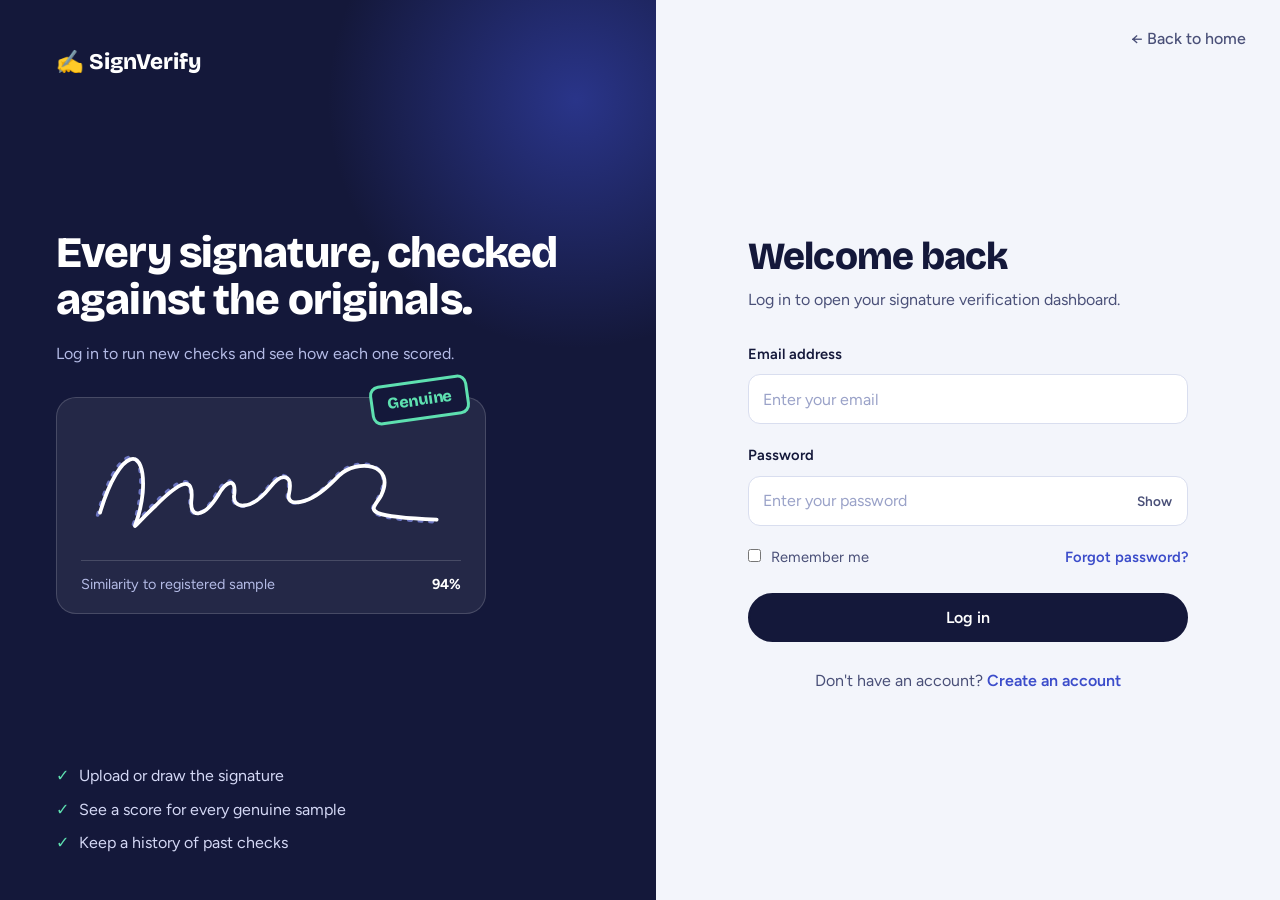
<file: login.html>
<!DOCTYPE html>
<html lang="en">

<head>

    <meta charset="UTF-8">

    <meta name="viewport"
          content="width=device-width, initial-scale=1.0">

    <title>Login - SignVerify</title>

    <!-- Main CSS -->
    <link rel="stylesheet" href="css/style.css">

</head>


<body>

<main class="auth">


    <!-- ================= LEFT PANEL ================= -->

    <aside class="auth-art">

        <a class="auth-brand" href="index.html">✍️ SignVerify</a>

        <div>

            <h2>Every signature, checked against the originals.</h2>

            <p class="auth-lead">
                Log in to run new checks and see how each one scored.
            </p>

            <div class="auth-sign" aria-hidden="true">

                <div class="auth-stamp">Genuine</div>

                <svg viewBox="0 0 320 110" xmlns="http://www.w3.org/2000/svg">
                    <path class="auth-sign-ref"
                          d="M14 80 C 30 20, 54 18, 50 60 C 47 96, 32 100, 62 70 C 82 50, 94 44, 92 66 C 90 84, 102 84, 114 62 C 122 48, 130 48, 128 62 C 126 76, 142 78, 158 56 C 168 42, 178 44, 174 62 C 172 74, 190 74, 212 50 L 216 46 C 232 30, 264 36, 252 62 C 246 76, 228 82, 302 86" />
                    <path class="auth-sign-new" pathLength="1"
                          d="M16 78 C 33 22, 55 20, 52 61 C 49 94, 34 99, 63 72 C 83 52, 95 46, 93 67 C 91 83, 103 83, 115 64 C 123 50, 131 49, 129 63 C 127 75, 143 77, 159 57 C 169 44, 179 45, 175 63 C 173 73, 191 73, 213 51 L 217 47 C 233 32, 265 37, 253 63 C 247 75, 229 81, 300 84" />
                </svg>

                <div class="auth-sign-foot">
                    <span>Similarity to registered sample</span>
                    <strong>94%</strong>
                </div>

            </div>

        </div>

        <ul class="auth-points">
            <li>Upload or draw the signature</li>
            <li>See a score for every genuine sample</li>
            <li>Keep a history of past checks</li>
        </ul>

    </aside>


    <!-- ================= LOGIN FORM ================= -->

    <section class="auth-form-side">

        <a class="auth-back" href="index.html">← Back to home</a>

        <div class="auth-card">

            <h1>Welcome back</h1>

            <p class="auth-sub">
                Log in to open your signature verification dashboard.
            </p>


            <form onsubmit="loginUser(event)">


                <!-- Email -->

                <div class="form-group">

                    <label for="email">
                        Email address
                    </label>

                    <input
                        type="email"
                        id="email"
                        class="form-control"
                        placeholder="Enter your email"
                        required>

                </div>


                <!-- Password -->

                <div class="form-group">

                    <label for="password">
                        Password
                    </label>

                    <div class="password-wrapper">

                        <input
                            type="password"
                            id="password"
                            class="form-control"
                            placeholder="Enter your password"
                            required>

                        <button
                            type="button"
                            class="show-password"
                            onclick="togglePassword()">

                            Show

                        </button>

                    </div>

                </div>


                <!-- Remember + Forgot -->

                <div class="login-options">

                    <div>

                        <input
                            type="checkbox"
                            id="remember">

                        <label for="remember">
                            Remember me
                        </label>

                    </div>


                    <a href="#">
                        Forgot password?
                    </a>

                </div>


                <!-- LOGIN BUTTON -->

                <button
                    type="submit"
                    class="btn btn-solid btn-block">

                    Log in

                </button>


            </form>


            <div class="auth-switch">

                Don't have an account?

                <a href="register.html">
                    Create an account
                </a>

            </div>

        </div>

    </section>

</main>


<!-- ================= LOGIN SCRIPT ================= -->

<script>

function loginUser(event) {

    event.preventDefault();


    // Get entered details

    const email =
        document.getElementById("email").value.trim();

    const password =
        document.getElementById("password").value;


    // Get registered user

    const savedUser =
        localStorage.getItem("registeredUser");


    // If no account exists

    if (!savedUser) {

        alert(
            "No account found. Please create an account first."
        );

        return;
    }


    // Convert saved data into object

    const user =
        JSON.parse(savedUser);


    // Check email and password

    if (
        email === user.email &&
        password === user.password
    ) {

        // Save login status

        localStorage.setItem(
            "isLoggedIn",
            "true"
        );


        // Save current user

        localStorage.setItem(
            "currentUser",
            JSON.stringify(user)
        );


        alert(
            "Login successful!"
        );


        // Open dashboard

        window.location.href =
            "dashboard.html";

    }

    else {

        alert(
            "Invalid email or password!"
        );

    }

}


function togglePassword() {

    const password =
        document.getElementById("password");

    const button =
        document.querySelector(".show-password");


    if (password.type === "password") {

        password.type = "text";

        button.textContent = "Hide";

    }

    else {

        password.type = "password";

        button.textContent = "Show";

    }

}

</script>


</body>

</html>
</file>
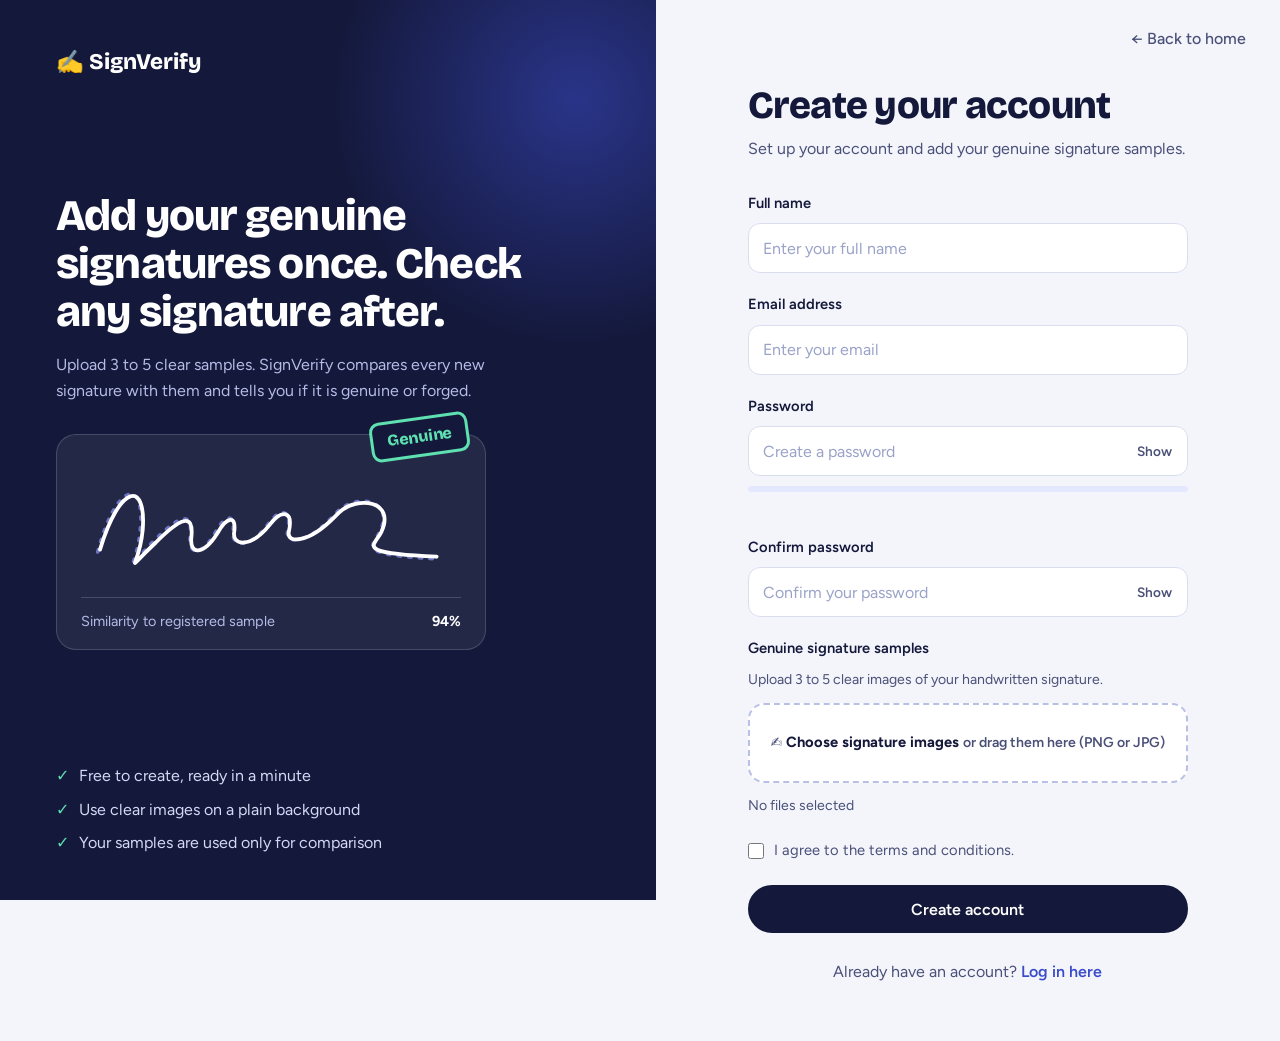
<file: register.html>
<!DOCTYPE html>
<html lang="en">

<head>

    <meta charset="UTF-8">

    <meta name="viewport"
          content="width=device-width, initial-scale=1.0">

    <title>Register - SignVerify</title>

    <link rel="stylesheet" href="css/style.css">

</head>


<body>

<main class="auth">


    <!-- ================= LEFT PANEL ================= -->

    <aside class="auth-art">

        <a class="auth-brand" href="index.html">✍️ SignVerify</a>

        <div>

            <h2>Add your genuine signatures once. Check any signature after.</h2>

            <p class="auth-lead">
                Upload 3 to 5 clear samples. SignVerify compares every new
                signature with them and tells you if it is genuine or forged.
            </p>

            <div class="auth-sign" aria-hidden="true">

                <div class="auth-stamp">Genuine</div>

                <svg viewBox="0 0 320 110" xmlns="http://www.w3.org/2000/svg">
                    <path class="auth-sign-ref"
                          d="M14 80 C 30 20, 54 18, 50 60 C 47 96, 32 100, 62 70 C 82 50, 94 44, 92 66 C 90 84, 102 84, 114 62 C 122 48, 130 48, 128 62 C 126 76, 142 78, 158 56 C 168 42, 178 44, 174 62 C 172 74, 190 74, 212 50 L 216 46 C 232 30, 264 36, 252 62 C 246 76, 228 82, 302 86" />
                    <path class="auth-sign-new" pathLength="1"
                          d="M16 78 C 33 22, 55 20, 52 61 C 49 94, 34 99, 63 72 C 83 52, 95 46, 93 67 C 91 83, 103 83, 115 64 C 123 50, 131 49, 129 63 C 127 75, 143 77, 159 57 C 169 44, 179 45, 175 63 C 173 73, 191 73, 213 51 L 217 47 C 233 32, 265 37, 253 63 C 247 75, 229 81, 300 84" />
                </svg>

                <div class="auth-sign-foot">
                    <span>Similarity to registered sample</span>
                    <strong>94%</strong>
                </div>

            </div>

        </div>

        <ul class="auth-points">
            <li>Free to create, ready in a minute</li>
            <li>Use clear images on a plain background</li>
            <li>Your samples are used only for comparison</li>
        </ul>

    </aside>


    <!-- ================= REGISTER FORM ================= -->

    <section class="auth-form-side">

        <a class="auth-back" href="index.html">← Back to home</a>

        <div class="auth-card">

            <h1>Create your account</h1>

            <p class="auth-sub">
                Set up your account and add your genuine signature samples.
            </p>


            <form onsubmit="registerUser(event)">


                <!-- FULL NAME -->

                <div class="form-group">

                    <label for="name">
                        Full name
                    </label>

                    <input
                        type="text"
                        id="name"
                        class="form-control"
                        placeholder="Enter your full name"
                        required>

                </div>


                <!-- EMAIL -->

                <div class="form-group">

                    <label for="register-email">
                        Email address
                    </label>

                    <input
                        type="email"
                        id="register-email"
                        class="form-control"
                        placeholder="Enter your email"
                        required>

                </div>


                <!-- PASSWORD -->

                <div class="form-group">

                    <label for="register-password">
                        Password
                    </label>

                    <div class="password-wrapper">

                        <input
                            type="password"
                            id="register-password"
                            class="form-control"
                            placeholder="Create a password"
                            required>

                        <button
                            type="button"
                            class="show-password"
                            onclick="toggleRegisterPassword('register-password', this)">

                            Show

                        </button>

                    </div>

                    <div class="strength"><i id="strength-bar"></i></div>
                    <div class="strength-text" id="strength-text"></div>

                </div>


                <!-- CONFIRM PASSWORD -->

                <div class="form-group">

                    <label for="confirm-password">
                        Confirm password
                    </label>

                    <div class="password-wrapper">

                        <input
                            type="password"
                            id="confirm-password"
                            class="form-control"
                            placeholder="Confirm your password"
                            required>

                        <button
                            type="button"
                            class="show-password"
                            onclick="toggleRegisterPassword('confirm-password', this)">

                            Show

                        </button>

                    </div>

                </div>


                <!-- SIGNATURE SAMPLES -->

                <div class="form-group">

                    <label for="signature-files">
                        Genuine signature samples
                    </label>

                    <p class="upload-hint">
                        Upload 3 to 5 clear images of your handwritten signature.
                    </p>

                    <label class="drop"
                           id="drop-zone"
                           for="signature-files">

                        <span class="drop-icon">✍️</span>

                        <strong>Choose signature images</strong>

                        <span>or drag them here (PNG or JPG)</span>

                    </label>

                    <input
                        type="file"
                        id="signature-files"
                        accept="image/*"
                        multiple
                        hidden>

                    <div id="file-name"
                         class="file-name">

                        No files selected

                    </div>

                </div>


                <!-- TERMS -->

                <div class="terms-check">

                    <input
                        type="checkbox"
                        id="terms"
                        required>

                    <label for="terms">

                        I agree to the terms and conditions.

                    </label>

                </div>


                <!-- REGISTER BUTTON -->

                <button
                    type="submit"
                    class="btn btn-solid btn-block">

                    Create account

                </button>


            </form>


            <div class="auth-switch">

                Already have an account?

                <a href="login.html">
                    Log in here
                </a>

            </div>

        </div>

    </section>

</main>


<script>

// =====================================
// REGISTER USER
// =====================================

async function registerUser(event) {

    event.preventDefault();

    const name =
        document.getElementById("name").value.trim();

    const email =
        document.getElementById("register-email").value.trim();

    const password =
        document.getElementById("register-password").value;

    const confirmPassword =
        document.getElementById("confirm-password").value;

    // =====================================
    // PASSWORD VALIDATION
    // =====================================

    if (password !== confirmPassword) {
        alert("Passwords do not match!");
        return;
    }

    if (password.length < 6) {
        alert("Password must contain at least 6 characters.");
        return;
    }

    // =====================================
    // GET SIGNATURE FILES
    // =====================================

    const fileInput =
        document.getElementById("signature-files");

    const files = fileInput.files;

    if (files.length < 3 || files.length > 5) {

        alert(
            "Please select 3 to 5 genuine signature samples."
        );

        return;
    }

    // =====================================
    // CREATE FORM DATA
    // =====================================

    const formData = new FormData();

    formData.append("name", name);
    formData.append("email", email);

    for (let i = 0; i < files.length; i++) {

        formData.append(
            "signatures",
            files[i]
        );
    }

    // =====================================
    // CONNECT TO FLASK
    // =====================================

    try {

        console.log("Connecting to Flask server...");

        const response = await fetch(
            "http://127.0.0.1:5000/register",
            {
                method: "POST",
                body: formData
            }
        );

        console.log(
            "Flask response status:",
            response.status
        );

        // =====================================
        // READ RESPONSE SAFELY
        // =====================================

        const responseText =
            await response.text();

        console.log(
            "Flask response:",
            responseText
        );

        let data = {};

        try {

            data = JSON.parse(responseText);

        } catch (jsonError) {

            console.error(
                "Server did not return JSON:",
                responseText
            );

            alert(
                "Python server returned an unexpected response.\n\n" +
                "Please check the app.py terminal."
            );

            return;
        }

        // =====================================
        // SERVER ERROR
        // =====================================

        if (!response.ok) {

            alert(
                data.error ||
                data.message ||
                "Registration failed!"
            );

            return;
        }

        // =====================================
        // REGISTRATION SUCCESS
        // =====================================

        const user = {

            name: name,

            email: email,

            password: password,

            signatureSamples: files.length

        };

        localStorage.setItem(
            "registeredUser",
            JSON.stringify(user)
        );

        alert(
            "Account created successfully! Please login."
        );

        window.location.href =
            "login.html";

    }

    catch (error) {

        console.error(
            "REGISTER CONNECTION ERROR:",
            error
        );

        alert(
            "Unable to connect to Flask server.\n\n" +
            "Make sure app.py is running on:\n" +
            "http://127.0.0.1:5000"
        );
    }
}


// =====================================
// PASSWORD SHOW / HIDE
// =====================================

function toggleRegisterPassword(
    fieldId,
    button
) {

    const passwordField =
        document.getElementById(fieldId);

    if (passwordField.type === "password") {

        passwordField.type = "text";

        button.textContent = "Hide";

    } else {

        passwordField.type = "password";

        button.textContent = "Show";
    }
}


// =====================================
// DISPLAY SELECTED FILES
// =====================================

document
    .getElementById("signature-files")
    .addEventListener(
        "change",
        function () {

            const files = this.files;

            const fileName =
                document.getElementById("file-name");

            if (files.length === 0) {

                fileName.textContent =
                    "No files selected";

                return;
            }

            let names = [];

            for (
                let i = 0;
                i < files.length;
                i++
            ) {

                names.push(files[i].name);
            }

            fileName.textContent =
                files.length +
                " file(s) selected: " +
                names.join(", ");
        }
    );


// =====================================
// PASSWORD STRENGTH METER
// =====================================

document
    .getElementById("register-password")
    .addEventListener("input", function () {

        const value = this.value;
        const bar = document.getElementById("strength-bar");
        const text = document.getElementById("strength-text");

        if (!value) {
            bar.style.width = "0";
            text.textContent = "";
            return;
        }

        let score = 0;

        if (value.length >= 6) score++;
        if (value.length >= 10) score++;
        if (/[a-z]/.test(value) && /[A-Z]/.test(value) && /\d/.test(value)) score++;
        if (/[^A-Za-z0-9]/.test(value)) score++;

        const levels = [
            { label: "Too short. Use at least 6 characters.", color: "#d6336c" },
            { label: "Weak", color: "#d6336c" },
            { label: "Okay", color: "#e8a317" },
            { label: "Good", color: "#3b4cca" },
            { label: "Strong", color: "#0f9d6b" }
        ];

        const level = value.length < 6 ? 0 : Math.max(score, 1);

        bar.style.width = (level / 4 * 100) + "%";
        bar.style.background = levels[level].color;
        text.textContent = levels[level].label;

    });


// =====================================
// DRAG AND DROP FOR SIGNATURE FILES
// =====================================

(function () {

    const zone = document.getElementById("drop-zone");
    const input = document.getElementById("signature-files");

    ["dragenter", "dragover"].forEach(function (name) {
        zone.addEventListener(name, function (e) {
            e.preventDefault();
            zone.classList.add("is-drag");
        });
    });

    ["dragleave", "drop"].forEach(function (name) {
        zone.addEventListener(name, function (e) {
            e.preventDefault();
            zone.classList.remove("is-drag");
        });
    });

    zone.addEventListener("drop", function (e) {

        const dropped = Array.from(e.dataTransfer.files).filter(function (file) {
            return file.type.indexOf("image/") === 0;
        });

        if (dropped.length === 0) return;

        const transfer = new DataTransfer();

        dropped.forEach(function (file) {
            transfer.items.add(file);
        });

        input.files = transfer.files;
        input.dispatchEvent(new Event("change"));

    });

})();

</script>


</body>

</html>
</file>
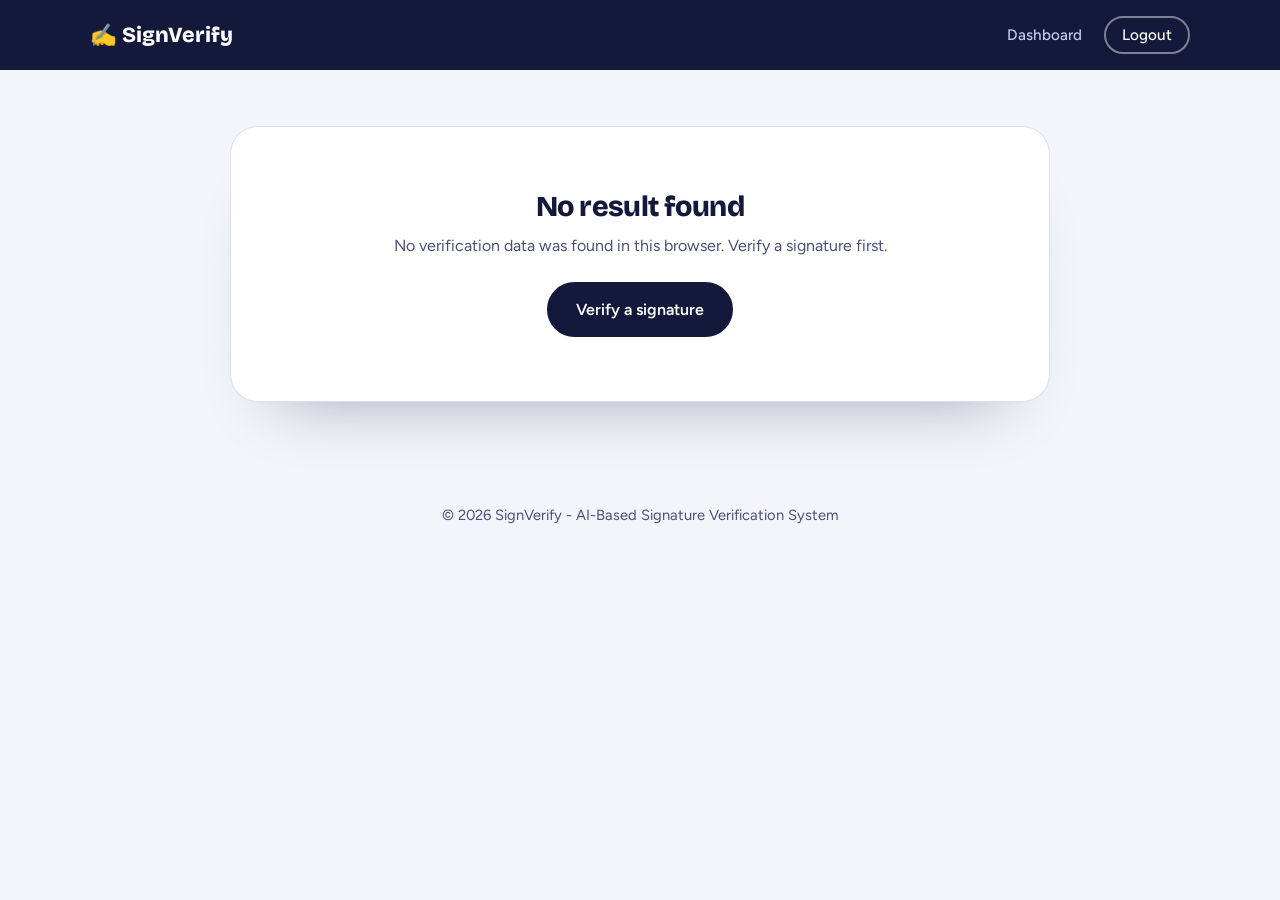
<file: result.html>
<!DOCTYPE html>
<html lang="en">

<head>

    <meta charset="UTF-8">

    <meta name="viewport" content="width=device-width, initial-scale=1.0">

    <title>Verification Result - SignVerify</title>

    <link rel="stylesheet" href="css/style.css">

</head>


<body>


    <!-- TOP BAR -->

    <header class="topbar">

        <div class="topbar-in">

            <a class="topbar-brand" href="dashboard.html">✍️ SignVerify</a>

            <nav class="top-links">

                <a href="dashboard.html">Dashboard</a>

                <a href="login.html"
                   class="top-logout"
                   onclick="logoutUser(event)">Logout</a>

            </nav>

        </div>

    </header>


    <!-- RESULT -->

    <main class="page">

        <div class="result-card" id="result-card">


            <!-- ===== Shown when a result exists ===== -->

            <div class="verdict only-result">

                <div class="verdict-stamp" id="verdict-stamp">Checking...</div>

                <h1 id="result-title">Checking...</h1>

                <p class="result-description" id="result-description">
                    Please wait while the verification result is displayed.
                </p>

            </div>


            <div class="result-body only-result">

                <div class="gauge">

                    <svg viewBox="0 0 160 160" aria-hidden="true">
                        <circle class="gauge-track" cx="80" cy="80" r="70"></circle>
                        <circle class="gauge-fill" id="gauge-fill" cx="80" cy="80" r="70"></circle>
                    </svg>

                    <div class="gauge-center">
                        <strong id="similarity-score">--%</strong>
                        <span>similarity</span>
                    </div>

                </div>


                <div class="facts">

                    <div class="detail-item">
                        <span class="detail-title">Status</span>
                        <strong class="detail-success" id="result-status">Checking...</strong>
                    </div>

                    <div class="detail-item">
                        <span class="detail-title">AI confidence</span>
                        <span>
                            <span class="mini-bar"><i id="confidence-bar"></i></span>
                            <strong id="confidence-score">--%</strong>
                        </span>
                    </div>

                    <div class="detail-item">
                        <span class="detail-title">Genuine samples compared</span>
                        <strong id="samples-compared">--</strong>
                    </div>

                    <div class="detail-item">
                        <span class="detail-title">Method</span>
                        <strong>AI signature analysis (OpenCV)</strong>
                    </div>

                </div>

            </div>


            <div class="samples only-result">

                <h2>Score for each genuine sample</h2>

                <div id="sampleScores">
                    <p class="no-samples">Loading sample comparison...</p>
                </div>

                <div class="best-score" id="bestScoreBox">
                    Best matching sample: --
                </div>

            </div>


            <div class="result-actions only-result">

                <a href="verify.html" class="btn btn-line">← Verify another</a>

                <a href="dashboard.html" class="btn btn-solid">Go to dashboard</a>

            </div>


            <!-- ===== Shown when there is no result ===== -->

            <div class="empty-state">

                <h1>No result found</h1>

                <p id="empty-message">
                    Verify a signature first and the result will show up here.
                </p>

                <a href="verify.html" class="btn btn-solid">Verify a signature</a>

            </div>


        </div>

    </main>


    <!-- FOOTER -->

    <footer class="site-footer">
        © 2026 SignVerify - AI-Based Signature Verification System
    </footer>


    <!-- RESULT JAVASCRIPT -->

    <script>

        function logoutUser(event) {

            if (event) event.preventDefault();

            localStorage.removeItem("isLoggedIn");
            localStorage.removeItem("currentUser");
            localStorage.removeItem("verificationResult");

            window.location.href = "login.html";

        }


        function setText(id, value) {
            document.getElementById(id).textContent = value;
        }


        function showEmpty(message) {

            document.getElementById("result-card").classList.add("is-empty");

            setText("empty-message", message);

        }


        function showResult() {

            const card = document.getElementById("result-card");

            const reduceMotion =
                window.matchMedia("(prefers-reduced-motion: reduce)").matches;

            const resultData = localStorage.getItem("verificationResult");

            if (!resultData) {
                showEmpty("No verification data was found in this browser. Verify a signature first.");
                return;
            }

            let data;

            try {
                data = JSON.parse(resultData);
            } catch (error) {
                showEmpty("Saved verification data is corrupted. Please verify again.");
                return;
            }

            /* Normalize result text (genuine / GENUINE / forged / forgery) */

            const rawResult = String(data.result || "").trim().toLowerCase();

            let result = null;

            if (rawResult === "genuine") {
                result = "Genuine";
            } else if (rawResult === "forged" || rawResult === "forgery") {
                result = "Forged";
            }

            if (!result) {
                showEmpty("Unexpected result received: " + data.result);
                return;
            }

            const isGenuine = result === "Genuine";

            const similarity = Math.max(
                0,
                Math.min(100, Number(Number(data.similarity || 0).toFixed(1)))
            );

            const allScores = (Array.isArray(data.allScores) ? data.allScores : [])
                .map(function (score) { return Number(score) || 0; });

            const samplesCompared = data.samplesCompared || allScores.length;


            /* Verdict */

            if (!isGenuine) {
                card.classList.add("is-forged");
                document.getElementById("result-status")
                    .classList.replace("detail-success", "detail-danger");
            }

            setText("verdict-stamp", result);
            setText("result-title", result + " signature");
            setText("result-status", (isGenuine ? "✓ " : "✗ ") + result);

            setText(
                "result-description",
                isGenuine
                    ? "The submitted signature closely matches the registered genuine signature samples."
                    : "The submitted signature does not sufficiently match the registered genuine signature samples."
            );


            /* Samples compared */

            setText("samples-compared", samplesCompared);


            /* Confidence (same value as similarity) */

            const confidence = similarity;

            setText("confidence-score", confidence + "%");


            /* Gauge + count up */

            const gauge = document.getElementById("gauge-fill");
            const confidenceBar = document.getElementById("confidence-bar");
            const scoreEl = document.getElementById("similarity-score");

            const targetOffset = 440 - (440 * similarity / 100);

            if (reduceMotion) {

                gauge.style.strokeDashoffset = targetOffset;
                confidenceBar.style.width = confidence + "%";
                scoreEl.textContent = similarity + "%";

            } else {

                setTimeout(function () {
                    gauge.style.strokeDashoffset = targetOffset;
                    confidenceBar.style.width = confidence + "%";
                }, 150);

                const duration = 1300;
                let start = null;

                function tick(now) {

                    if (start === null) start = now;

                    const t = Math.min((now - start) / duration, 1);
                    const eased = 1 - Math.pow(1 - t, 3);

                    scoreEl.textContent =
                        (similarity * eased).toFixed(1).replace(/\.0$/, "") + "%";

                    if (t < 1) requestAnimationFrame(tick);
                    else scoreEl.textContent = similarity + "%";

                }

                requestAnimationFrame(tick);

            }


            /* Individual sample scores */

            const sampleContainer = document.getElementById("sampleScores");
            sampleContainer.innerHTML = "";

            if (allScores.length > 0) {

                const bestScore = Math.max.apply(null, allScores);
                const bestIndex = allScores.indexOf(bestScore);

                allScores.forEach(function (score, index) {

                    const row = document.createElement("div");
                    row.className = "sample-row" + (index === bestIndex ? " best" : "");

                    const name = document.createElement("span");
                    name.className = "sample-name";
                    name.textContent = "Genuine sample " + (index + 1);

                    const bar = document.createElement("div");
                    bar.className = "sample-bar";

                    const fill = document.createElement("i");
                    bar.appendChild(fill);

                    const value = document.createElement("span");
                    value.className = "sample-score";
                    value.textContent = score.toFixed(2) + "%";

                    row.appendChild(name);
                    row.appendChild(bar);
                    row.appendChild(value);

                    sampleContainer.appendChild(row);

                    const width = Math.max(0, Math.min(100, score)) + "%";

                    if (reduceMotion) {
                        fill.style.width = width;
                    } else {
                        setTimeout(function () {
                            fill.style.width = width;
                        }, 250 + index * 120);
                    }

                });

                setText(
                    "bestScoreBox",
                    "Best matching sample: Genuine sample " +
                    (bestIndex + 1) + " — " + bestScore.toFixed(2) + "%"
                );

            } else {

                const note = document.createElement("p");
                note.className = "no-samples";
                note.textContent = "No individual sample scores available.";
                sampleContainer.appendChild(note);

                setText("bestScoreBox", "Best matching sample: --");

            }

        }

        showResult();

    </script>


</body>

</html>
</file>
<file: css/style.css>
@import url("https://fonts.googleapis.com/css2?family=Bricolage+Grotesque:opsz,wght@12..96,500;12..96,700;12..96,800&family=Figtree:wght@400;500;600&display=swap");

/* ================= THEME ================= */

:root {
    --ink: #14183a;
    --ink-soft: #4a5078;
    --paper: #f3f5fb;
    --card: #ffffff;
    --line: #d9deef;
    --lavender: #e4e8ff;
    --cobalt: #3b4cca;
    --genuine: #0f9d6b;
    --genuine-bg: #e3f6ee;
    --forged: #d6336c;
    --forged-bg: #fde8f0;
}


/* ================= BASE ================= */

* {
    margin: 0;
    padding: 0;
    box-sizing: border-box;
}

html {
    scroll-behavior: smooth;
}

body {
    font-family: "Figtree", system-ui, sans-serif;
    color: var(--ink);
    background: var(--paper);
    line-height: 1.6;
}

h1, h2, h3, h4 {
    font-family: "Bricolage Grotesque", "Figtree", sans-serif;
    letter-spacing: -0.02em;
    line-height: 1.1;
}

button, input {
    font-family: inherit;
    font-size: 1rem;
}

a:focus-visible,
button:focus-visible,
input:focus-visible,
.drop:focus-within,
.verify-upload-area:focus-within {
    outline: 3px solid var(--cobalt);
    outline-offset: 3px;
}


/* ================= BUTTONS ================= */

.btn {
    display: inline-block;
    padding: 0.8rem 1.7rem;
    border-radius: 999px;
    font-weight: 600;
    text-decoration: none;
    text-align: center;
    border: 2px solid var(--ink);
    cursor: pointer;
    transition: transform 0.15s ease, background 0.15s ease;
}

.btn-solid {
    background: var(--ink);
    color: #fff;
}

.btn-solid:hover {
    background: var(--cobalt);
    border-color: var(--cobalt);
    color: #fff;
    transform: translateY(-2px);
}

.btn-line {
    background: transparent;
    color: var(--ink);
}

.btn-line:hover {
    background: var(--lavender);
}

.btn-block {
    display: block;
    width: 100%;
}


/* ================= SHARED ANIMATIONS ================= */

@keyframes sv-draw {
    to { stroke-dashoffset: 0; }
}

@keyframes sv-stamp {
    to { transform: rotate(-8deg) scale(1); opacity: 1; }
}

@keyframes sv-stamp-result {
    from { transform: rotate(-4deg) scale(2.2); opacity: 0; }
    to { transform: rotate(-4deg) scale(1); opacity: 1; }
}



/* ================= LOGIN + REGISTER (split screen) ================= */

.auth {
    min-height: 100vh;
    display: grid;
    grid-template-columns: minmax(0, 1.05fr) minmax(0, 1fr);
}


/* Left ink panel */

.auth-art {
    background: var(--ink);
    color: #fff;
    padding: 44px 56px;
    display: flex;
    flex-direction: column;
    justify-content: space-between;
    gap: 28px;
    position: sticky;
    top: 0;
    height: 100vh;
    overflow: hidden;
    align-self: start;
}

.auth-art::before {
    content: "";
    position: absolute;
    width: 540px;
    height: 540px;
    right: -190px;
    top: -170px;
    background: radial-gradient(circle, rgba(59, 76, 202, 0.55), transparent 65%);
    pointer-events: none;
}

.auth-art > * {
    position: relative;
}

.auth-brand {
    font-family: "Bricolage Grotesque", sans-serif;
    font-weight: 800;
    font-size: 1.4rem;
    color: #fff;
    text-decoration: none;
}

.auth-art h2 {
    font-size: clamp(2rem, 3.4vw, 3rem);
    font-weight: 800;
    max-width: 13em;
}

.auth-lead {
    color: #b4bbe6;
    margin-top: 16px;
    max-width: 30em;
}

.auth-sign {
    margin-top: 30px;
    background: rgba(255, 255, 255, 0.07);
    border: 1px solid rgba(255, 255, 255, 0.16);
    border-radius: 20px;
    padding: 22px 24px 16px;
    max-width: 430px;
    position: relative;
}

.auth-sign svg {
    display: block;
    width: 100%;
    height: auto;
}

.auth-sign-ref {
    fill: none;
    stroke: #6b74c0;
    stroke-width: 3;
    stroke-linecap: round;
    stroke-linejoin: round;
    stroke-dasharray: 2 7;
}

.auth-sign-new {
    fill: none;
    stroke: #ffffff;
    stroke-width: 3.2;
    stroke-linecap: round;
    stroke-linejoin: round;
    stroke-dasharray: 1;
    stroke-dashoffset: 1;
    animation: sv-draw 2.4s 0.5s cubic-bezier(0.5, 0, 0.3, 1) forwards;
}

.auth-sign-foot {
    display: flex;
    justify-content: space-between;
    align-items: center;
    margin-top: 10px;
    padding-top: 12px;
    border-top: 1px solid rgba(255, 255, 255, 0.16);
    font-size: 0.9rem;
    color: #b4bbe6;
}

.auth-sign-foot strong {
    color: #fff;
}

.auth-stamp {
    position: absolute;
    right: 16px;
    top: -18px;
    padding: 4px 14px;
    border: 3px solid #5ee0b0;
    color: #5ee0b0;
    background: var(--ink);
    border-radius: 10px;
    font-family: "Bricolage Grotesque", sans-serif;
    font-weight: 800;
    transform: rotate(-8deg) scale(2);
    opacity: 0;
    animation: sv-stamp 0.35s 3.2s cubic-bezier(0.3, 1.6, 0.5, 1) forwards;
}

.auth-points {
    list-style: none;
    display: grid;
    gap: 8px;
    color: #d4d8f5;
}

.auth-points li::before {
    content: "✓";
    color: #5ee0b0;
    font-weight: 700;
    margin-right: 10px;
}


/* Right form side */

.auth-form-side {
    display: flex;
    align-items: center;
    justify-content: center;
    padding: 84px 28px 56px;
    position: relative;
}

.auth-back {
    position: absolute;
    top: 26px;
    right: 34px;
    color: var(--ink-soft);
    text-decoration: none;
    font-weight: 500;
}

.auth-back:hover {
    color: var(--ink);
}

.auth-card {
    width: 100%;
    max-width: 440px;
}

.auth-card h1 {
    font-size: 2.4rem;
    font-weight: 800;
}

.auth-sub {
    color: var(--ink-soft);
    margin: 10px 0 30px;
}

.auth-switch {
    margin-top: 26px;
    text-align: center;
    color: var(--ink-soft);
}

.auth-switch a {
    color: var(--cobalt);
    font-weight: 600;
    text-decoration: none;
}

.auth-switch a:hover {
    text-decoration: underline;
}


/* Form fields */

.form-group {
    margin-bottom: 20px;
}

.form-group label {
    display: block;
    font-weight: 600;
    font-size: 0.92rem;
    margin-bottom: 8px;
}

.form-control {
    width: 100%;
    height: 50px;
    border-radius: 12px;
    border: 1.5px solid var(--line);
    background: #fff;
    padding: 10px 14px;
    color: var(--ink);
    transition: border-color 0.15s ease, box-shadow 0.15s ease;
}

.form-control:focus {
    outline: none;
    border-color: var(--cobalt);
    box-shadow: 0 0 0 4px rgba(59, 76, 202, 0.15);
}

.form-control::placeholder {
    color: #9aa2c8;
}

.login-options {
    display: flex;
    justify-content: space-between;
    align-items: center;
    font-size: 0.92rem;
    margin: 4px 0 24px;
    color: var(--ink-soft);
}

.login-options label {
    display: inline;
    font-weight: 400;
    margin: 0 0 0 6px;
}

.login-options a {
    color: var(--cobalt);
    font-weight: 600;
    text-decoration: none;
}

.login-options a:hover {
    text-decoration: underline;
}


/* Password field */

.password-wrapper {
    position: relative;
    width: 100%;
}

.password-wrapper .form-control {
    padding-right: 64px;
}

.show-password {
    position: absolute;
    right: 8px;
    top: 50%;
    transform: translateY(-50%);

    height: 36px;
    min-width: 48px;
    padding: 0 8px;

    border: none !important;
    outline-offset: 0;
    background: transparent !important;
    box-shadow: none !important;

    cursor: pointer;
    font-size: 0.85rem;
    font-weight: 600;
    color: var(--ink-soft);
}

.show-password:hover {
    color: var(--cobalt);
}

/* Password strength (register) */

.strength {
    height: 6px;
    border-radius: 4px;
    background: var(--lavender);
    margin-top: 10px;
    overflow: hidden;
}

.strength i {
    display: block;
    height: 100%;
    width: 0;
    background: var(--forged);
    transition: width 0.25s ease, background 0.25s ease;
}

.strength-text {
    font-size: 0.82rem;
    color: var(--ink-soft);
    margin-top: 6px;
    min-height: 1.3em;
}


/* Signature sample upload (register) */

.drop {
    display: flex;
    flex-direction: column;
    align-items: center;
    gap: 4px;
    text-align: center;
    padding: 26px 18px;
    border: 2px dashed #b9c0e6;
    border-radius: 16px;
    background: #fff;
    cursor: pointer;
    transition: 0.2s;
}

.drop:hover,
.drop.is-drag {
    border-color: var(--cobalt);
    background: var(--lavender);
}

.drop-icon {
    font-size: 1.9rem;
}

.drop strong {
    color: var(--ink);
}

.drop span {
    color: var(--ink-soft);
    font-size: 0.88rem;
}

.file-name {
    margin-top: 12px;
    font-size: 0.88rem;
    color: var(--ink-soft);
    word-break: break-word;
}

.upload-hint {
    font-size: 0.88rem;
    color: var(--ink-soft);
    margin-bottom: 12px;
}

.terms-check {
    display: flex;
    align-items: center;
    gap: 10px;
    margin: 22px 0;
    font-size: 0.92rem;
    color: var(--ink-soft);
}

.terms-check input {
    width: 16px;
    height: 16px;
}



/* ================= TOP BAR (verify + result) ================= */

.topbar {
    background: var(--ink);
    padding: 16px 0;
}

.topbar-in {
    width: min(1100px, 92%);
    margin: 0 auto;
    display: flex;
    justify-content: space-between;
    align-items: center;
}

.topbar-brand {
    font-family: "Bricolage Grotesque", sans-serif;
    font-weight: 800;
    font-size: 1.35rem;
    color: #fff;
    text-decoration: none;
}

.top-links {
    display: flex;
    align-items: center;
    gap: 22px;
}

.top-links a {
    color: #c4caf0;
    text-decoration: none;
    font-weight: 500;
    font-size: 0.95rem;
}

.top-links a:hover {
    color: #fff;
}

.top-links a.top-logout {
    color: #fff;
    border: 2px solid rgba(255, 255, 255, 0.45);
    border-radius: 999px;
    padding: 0.3rem 1rem;
}

.top-links a.top-logout:hover {
    background: rgba(255, 255, 255, 0.12);
    border-color: #fff;
}

.page {
    width: min(1100px, 92%);
    margin: 0 auto;
    padding: 56px 0 72px;
}

.page-head {
    text-align: center;
    margin-bottom: 40px;
}

.page-head h1 {
    font-size: clamp(2rem, 4vw, 3rem);
    font-weight: 800;
}

.page-head p {
    color: var(--ink-soft);
    margin: 12px auto 0;
    max-width: 34em;
}

.site-footer {
    text-align: center;
    color: var(--ink-soft);
    font-size: 0.92rem;
    padding: 30px 0 40px;
}



/* ================= VERIFY PAGE ================= */

.verify-grid {
    display: grid;
    grid-template-columns: minmax(0, 1fr) auto minmax(0, 1fr);
    gap: 26px;
    align-items: stretch;
}

.verify-card {
    background: var(--card);
    border: 1px solid var(--line);
    border-radius: 24px;
    padding: 30px;
    box-shadow: 0 40px 70px -55px rgba(20, 24, 58, 0.5);
}

.verify-card-icon {
    width: 46px;
    height: 46px;
    display: flex;
    align-items: center;
    justify-content: center;
    background: var(--lavender);
    color: var(--cobalt);
    border-radius: 14px;
    font-size: 1.4rem;
    font-weight: 700;
    margin-bottom: 16px;
}

.verify-card h3 {
    font-size: 1.45rem;
    font-weight: 800;
}

.verify-card p {
    color: var(--ink-soft);
    margin: 6px 0 20px;
}

.or-divider {
    display: flex;
    flex-direction: column;
    align-items: center;
    justify-content: center;
    gap: 12px;
    color: var(--ink-soft);
    font-weight: 600;
}

.or-divider::before,
.or-divider::after {
    content: "";
    flex: 1;
    width: 1px;
    background: var(--line);
}

/* Upload area */

.verify-upload-area {
    min-height: 230px;
    border: 2px dashed #b9c0e6;
    border-radius: 16px;
    display: flex;
    flex-direction: column;
    align-items: center;
    justify-content: center;
    gap: 4px;
    cursor: pointer;
    background: var(--paper);
    transition: 0.2s;
}

.verify-upload-area:hover,
.verify-upload-area.is-drag {
    border-color: var(--cobalt);
    background: var(--lavender);
}

.upload-symbol {
    font-size: 2rem;
    color: var(--cobalt);
    font-weight: 700;
}

.verify-upload-area strong {
    color: var(--ink);
}

.verify-upload-area span {
    color: var(--ink-soft);
    font-size: 0.88rem;
}

.image-preview-container {
    display: none;
    margin-top: 18px;
    padding: 14px;
    border: 1px solid var(--line);
    border-radius: 14px;
    background: #fff;
    text-align: center;
}

.image-preview-container img {
    max-width: 100%;
    max-height: 160px;
    object-fit: contain;
}

.selected-file-name {
    font-size: 0.88rem;
    color: var(--ink-soft);
    margin: 14px 0 0 !important;
    word-break: break-word;
}

/* Drawing pad */

.canvas-container {
    position: relative;
    height: 230px;
    border: 2px dashed #b9c0e6;
    border-radius: 16px;
    background: #ffffff;
    overflow: hidden;
}

.canvas-container::after {
    content: "";
    position: absolute;
    left: 26px;
    right: 26px;
    bottom: 58px;
    border-bottom: 2px solid var(--ink);
    opacity: 0.22;
    pointer-events: none;
    z-index: 3;
}

#signature-pad {
    width: 100%;
    height: 100%;
    display: block;
    cursor: crosshair;
    touch-action: none;
    position: relative;
    z-index: 2;
}

.canvas-x {
    position: absolute;
    left: 28px;
    bottom: 64px;
    z-index: 3;
    color: var(--ink);
    opacity: 0.35;
    font-weight: 700;
    font-size: 1.2rem;
    pointer-events: none;
}

.canvas-text {
    position: absolute;
    left: 0;
    right: 0;
    bottom: 24px;
    text-align: center;
    color: #9aa2c8;
    font-size: 0.92rem;
    pointer-events: none;
    z-index: 3;
    transition: opacity 0.2s ease;
}

.canvas-container.signed .canvas-text,
.canvas-container.signed .canvas-x {
    opacity: 0;
}

.clear-btn {
    margin-top: 16px;
    background: transparent;
    color: var(--forged);
    border: 1.5px solid #f5c2d4;
    padding: 8px 20px;
    border-radius: 999px;
    font-size: 0.92rem;
    font-weight: 600;
    cursor: pointer;
}

.clear-btn:hover {
    background: var(--forged-bg);
}

/* Verify button */

.verify-action {
    text-align: center;
    margin-top: 38px;
    position: relative;
    z-index: 9999;
}

.main-verify-btn {
    background: var(--ink);
    color: #fff;
    border: none;
    padding: 16px 44px;
    border-radius: 999px;
    font-size: 1.05rem;
    font-weight: 600;
    cursor: pointer;
    transition: 0.2s;
}

.main-verify-btn:hover {
    background: var(--cobalt);
    transform: translateY(-2px);
}

.main-verify-btn:disabled {
    opacity: 0.7;
    transform: none;
}

#verify-button {
    position: relative;
    z-index: 10000;
    pointer-events: auto !important;
    cursor: pointer !important;
}

#verify-button:disabled {
    cursor: wait !important;
}

.verify-note {
    text-align: center;
    color: var(--ink-soft);
    font-size: 0.9rem;
    margin-top: 12px;
}

.verify-message {
    text-align: center;
    margin-top: 12px;
    color: var(--ink);
    font-weight: 500;
    min-height: 1.6em;
}



/* ================= RESULT PAGE ================= */

.result-card {
    --verdict: var(--genuine);
    --verdict-bg: var(--genuine-bg);

    max-width: 820px;
    margin: 0 auto;
    background: var(--card);
    border: 1px solid var(--line);
    border-radius: 28px;
    padding: 44px;
    box-shadow: 0 40px 70px -50px rgba(20, 24, 58, 0.45);
}

.result-card.is-forged {
    --verdict: var(--forged);
    --verdict-bg: var(--forged-bg);
}

.verdict {
    text-align: center;
}

.verdict-stamp {
    display: inline-block;
    padding: 6px 28px;
    border: 4px solid var(--verdict);
    color: var(--verdict);
    background: var(--verdict-bg);
    border-radius: 14px;
    font-family: "Bricolage Grotesque", sans-serif;
    font-weight: 800;
    font-size: clamp(1.9rem, 5vw, 2.9rem);
    transform: rotate(-4deg);
    animation: sv-stamp-result 0.4s 0.2s cubic-bezier(0.3, 1.6, 0.5, 1) both;
}

.verdict h1 {
    font-size: 1.5rem;
    font-weight: 800;
    margin-top: 28px;
}

.result-description {
    color: var(--ink-soft);
    max-width: 34em;
    margin: 10px auto 0;
}

.result-body {
    display: grid;
    grid-template-columns: auto 1fr;
    gap: 44px;
    align-items: center;
    margin-top: 38px;
    padding-top: 34px;
    border-top: 1px solid var(--line);
}

/* Gauge */

.gauge {
    position: relative;
    width: 190px;
    height: 190px;
}

.gauge svg {
    width: 100%;
    height: 100%;
    transform: rotate(-90deg);
}

.gauge-track {
    fill: none;
    stroke: var(--lavender);
    stroke-width: 14;
}

.gauge-fill {
    fill: none;
    stroke: var(--verdict);
    stroke-width: 14;
    stroke-linecap: round;
    stroke-dasharray: 440;
    stroke-dashoffset: 440;
    transition: stroke-dashoffset 1.4s cubic-bezier(0.2, 0.7, 0.2, 1);
}

.gauge-center {
    position: absolute;
    inset: 0;
    display: flex;
    flex-direction: column;
    align-items: center;
    justify-content: center;
}

.gauge-center strong {
    font-family: "Bricolage Grotesque", sans-serif;
    font-size: 2.4rem;
    font-weight: 800;
    line-height: 1;
}

.gauge-center span {
    color: var(--ink-soft);
    font-size: 0.88rem;
    margin-top: 4px;
}

/* Facts list */

.facts {
    border-top: 2px solid var(--ink);
}

.detail-item {
    display: flex;
    justify-content: space-between;
    align-items: center;
    gap: 14px;
    padding: 14px 4px;
    border-bottom: 1px solid var(--line);
}

.detail-title {
    color: var(--ink-soft);
    font-size: 0.95rem;
}

.detail-item strong {
    font-size: 0.95rem;
}

.detail-success {
    color: var(--genuine);
}

.detail-danger {
    color: var(--forged);
}

.mini-bar {
    display: inline-block;
    width: 80px;
    height: 7px;
    border-radius: 5px;
    background: var(--lavender);
    overflow: hidden;
    vertical-align: middle;
    margin-right: 10px;
}

.mini-bar i {
    display: block;
    height: 100%;
    width: 0;
    background: var(--cobalt);
    transition: width 1.2s ease;
}

/* Sample comparison */

.samples {
    margin-top: 36px;
    padding-top: 30px;
    border-top: 1px solid var(--line);
}

.samples h2 {
    font-size: 1.3rem;
    font-weight: 800;
    margin-bottom: 8px;
}

.sample-row {
    display: grid;
    grid-template-columns: 150px minmax(0, 1fr) 72px;
    gap: 16px;
    align-items: center;
    padding: 10px 0;
}

.sample-name {
    font-weight: 500;
}

.sample-score {
    text-align: right;
    font-weight: 600;
}

.sample-bar {
    height: 10px;
    border-radius: 6px;
    background: var(--lavender);
    overflow: hidden;
}

.sample-bar i {
    display: block;
    height: 100%;
    width: 0;
    background: var(--cobalt);
    border-radius: 6px;
    transition: width 1s ease;
}

.sample-row.best .sample-name,
.sample-row.best .sample-score {
    font-weight: 800;
}

.sample-row.best .sample-bar i {
    background: var(--verdict);
}

.best-score {
    margin-top: 14px;
    padding: 12px 16px;
    background: var(--verdict-bg);
    color: var(--verdict);
    border-radius: 12px;
    font-weight: 700;
    text-align: center;
}

.no-samples {
    color: var(--ink-soft);
    padding: 8px 0;
}

.result-actions {
    display: flex;
    justify-content: center;
    gap: 14px;
    margin-top: 38px;
    flex-wrap: wrap;
}

/* No result state */

.empty-state {
    display: none;
    text-align: center;
    padding: 20px 0;
}

.empty-state h1 {
    font-size: 1.8rem;
    font-weight: 800;
}

.empty-state p {
    color: var(--ink-soft);
    margin: 10px 0 24px;
}

.result-card.is-empty .only-result {
    display: none;
}

.result-card.is-empty .empty-state {
    display: block;
}



/* ================= RESPONSIVE ================= */

@media (max-width: 900px) {

    .auth {
        grid-template-columns: 1fr;
    }

    .auth-art {
        position: static;
        height: auto;
        padding: 28px 24px 32px;
        gap: 14px;
    }

    .auth-art h2 {
        font-size: 1.7rem;
    }

    .auth-sign,
    .auth-points {
        display: none;
    }

    .auth-form-side {
        padding: 56px 22px 48px;
        align-items: flex-start;
    }

    .auth-back {
        top: 18px;
        right: 22px;
    }

    .verify-grid {
        grid-template-columns: 1fr;
    }

    .or-divider {
        flex-direction: row;
    }

    .or-divider::before,
    .or-divider::after {
        width: auto;
        height: 1px;
    }

    .result-body {
        grid-template-columns: 1fr;
        justify-items: center;
        gap: 30px;
    }

    .facts {
        width: 100%;
    }

}

@media (max-width: 600px) {

    .page {
        padding: 38px 0 56px;
    }

    .result-card {
        padding: 30px 20px;
    }

    .sample-row {
        grid-template-columns: 1fr 64px;
        gap: 6px 12px;
    }

    .sample-row .sample-bar {
        grid-column: 1 / -1;
        order: 3;
    }

    .top-links {
        gap: 14px;
    }

    .verify-card {
        padding: 24px 20px;
    }

}


@media (prefers-reduced-motion: reduce) {

    html {
        scroll-behavior: auto;
    }

    * {
        transition: none !important;
    }

    .auth-sign-new {
        animation: none;
        stroke-dashoffset: 0;
    }

    .auth-stamp {
        animation: none;
        transform: rotate(-8deg);
        opacity: 1;
    }

    .verdict-stamp {
        animation: none;
    }

}
</file>
